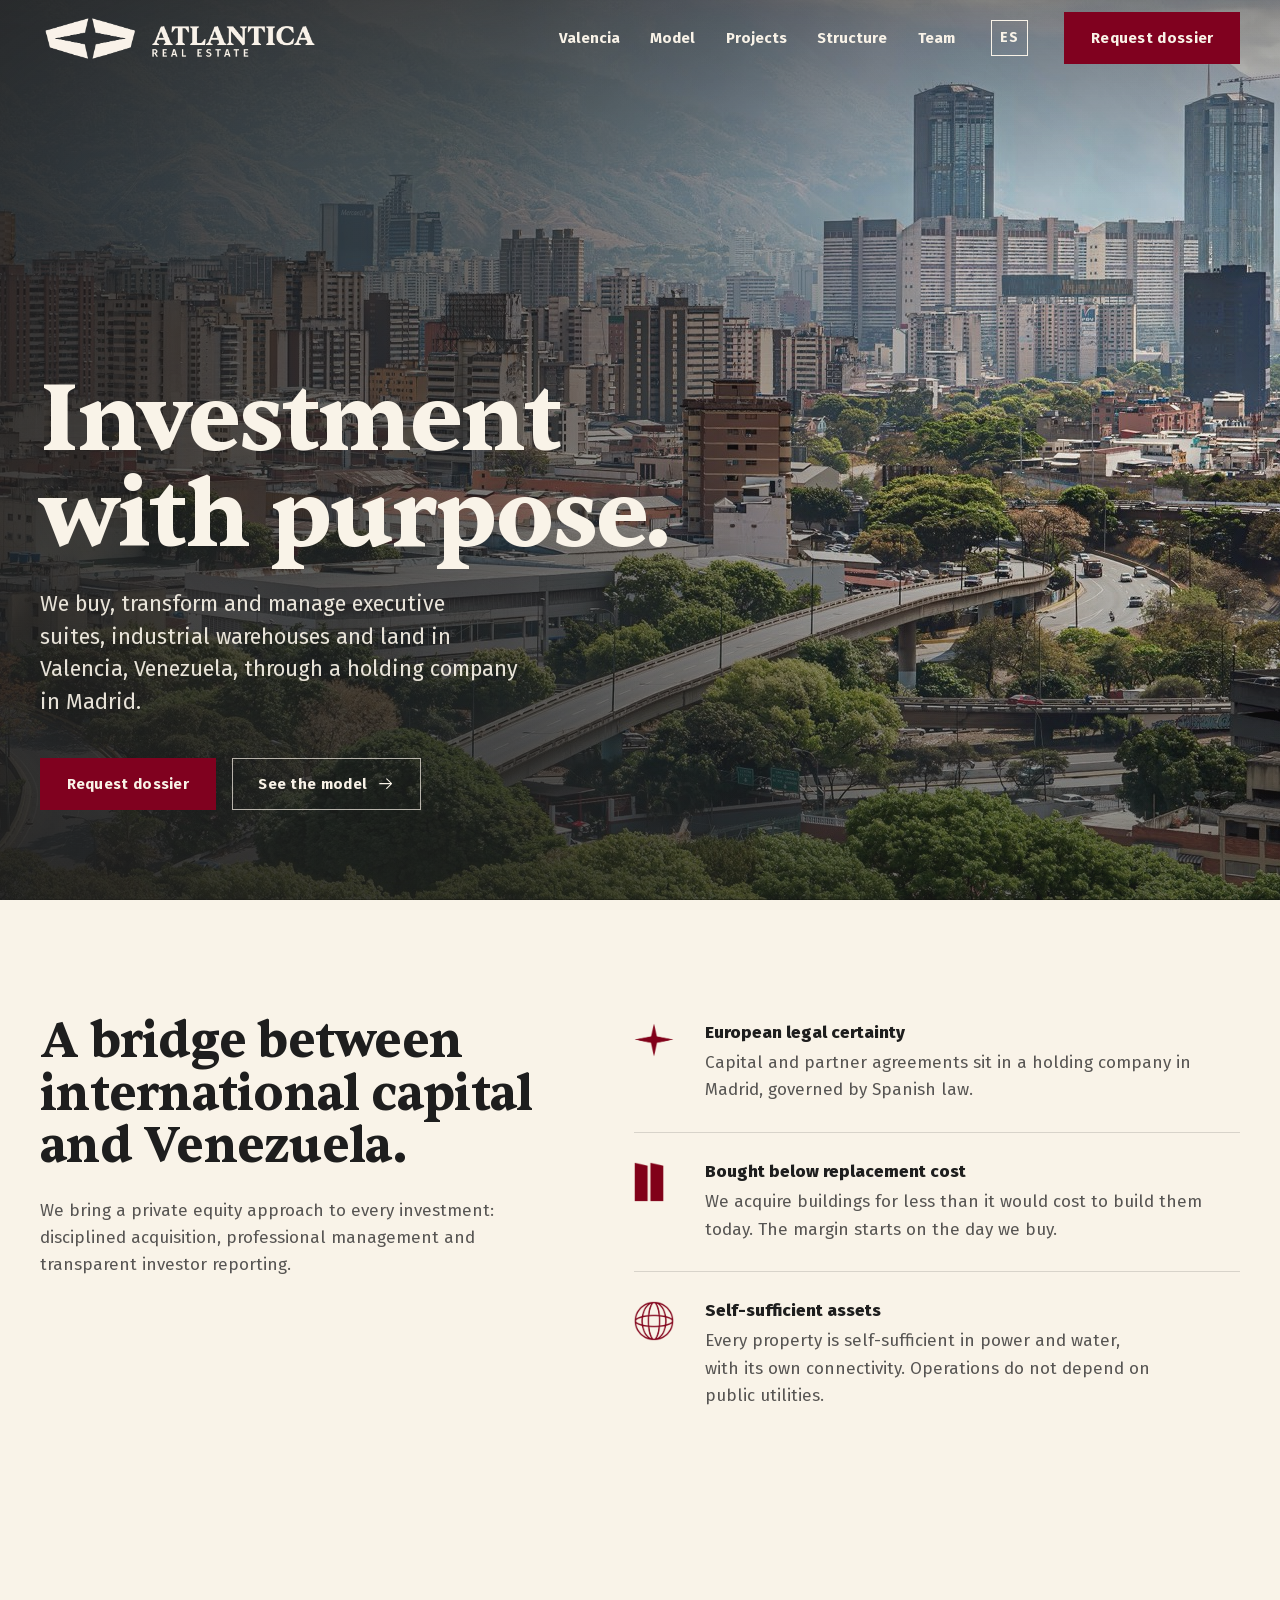
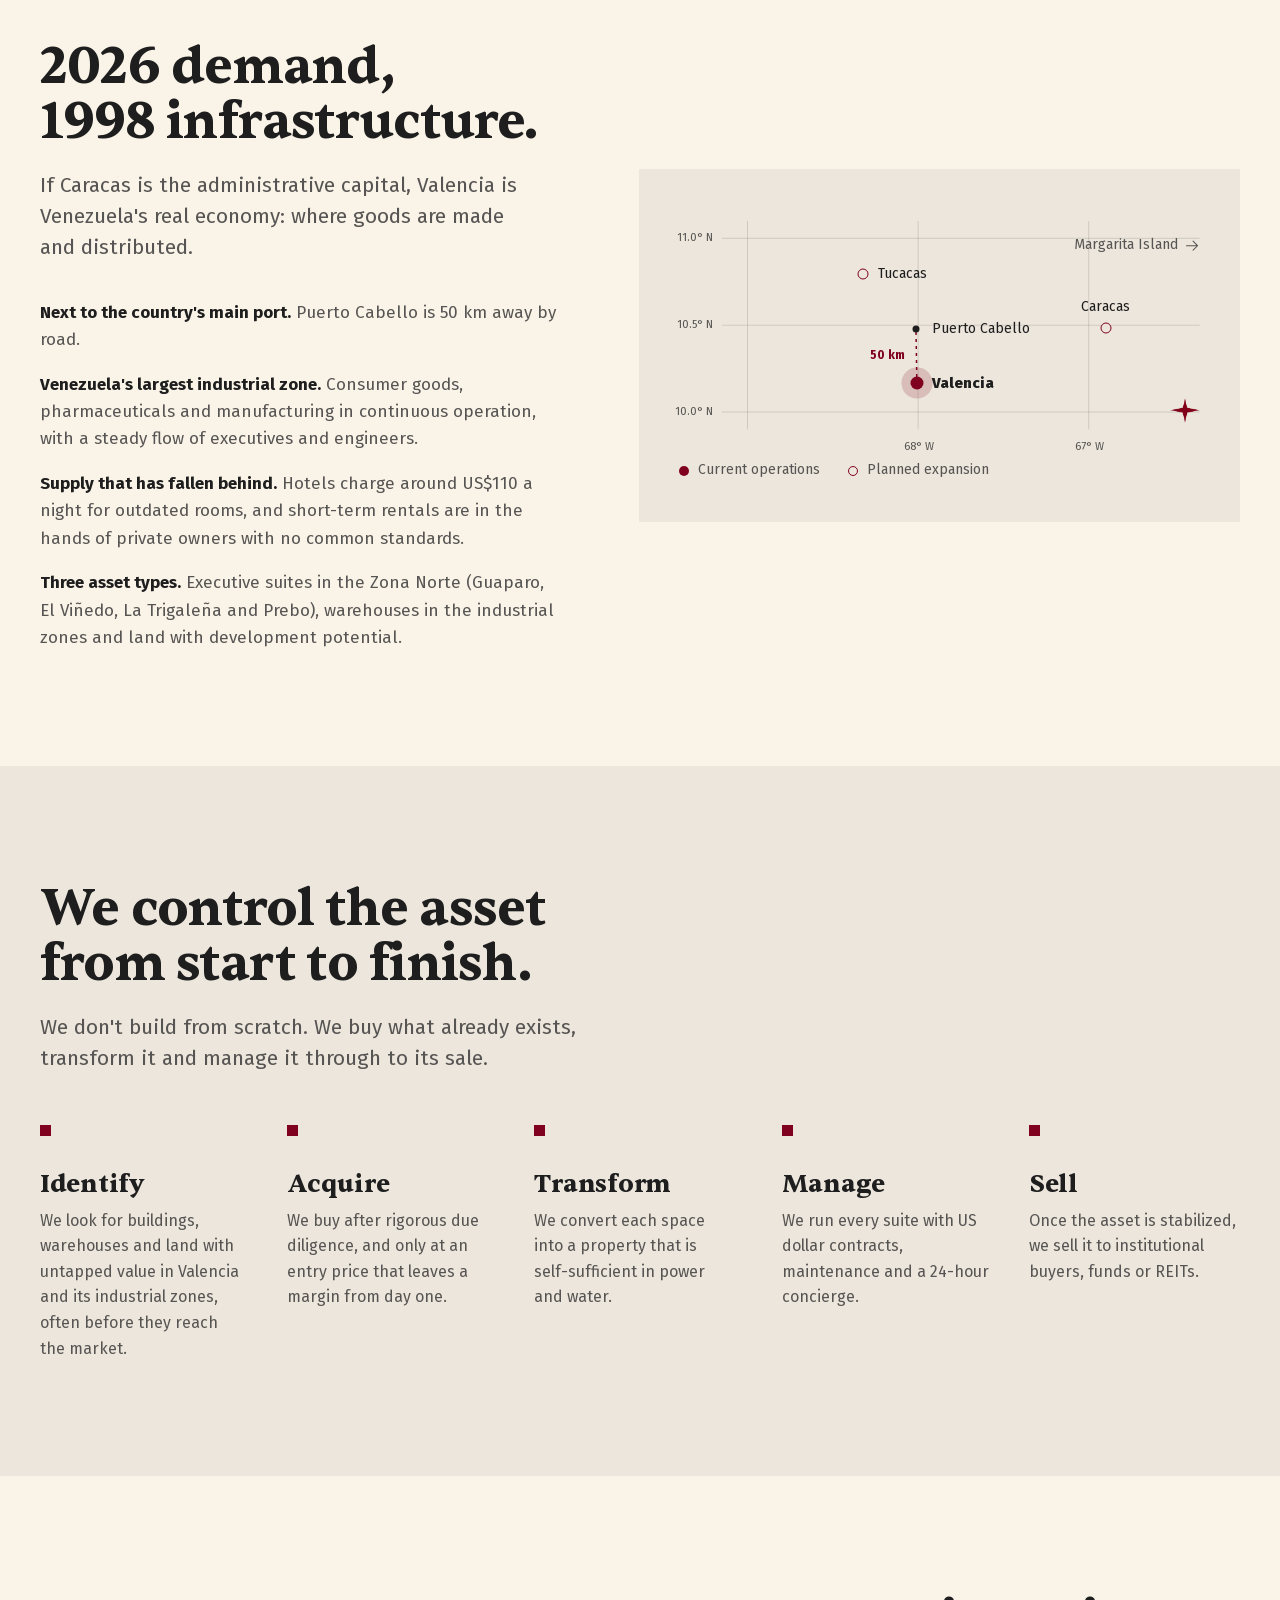
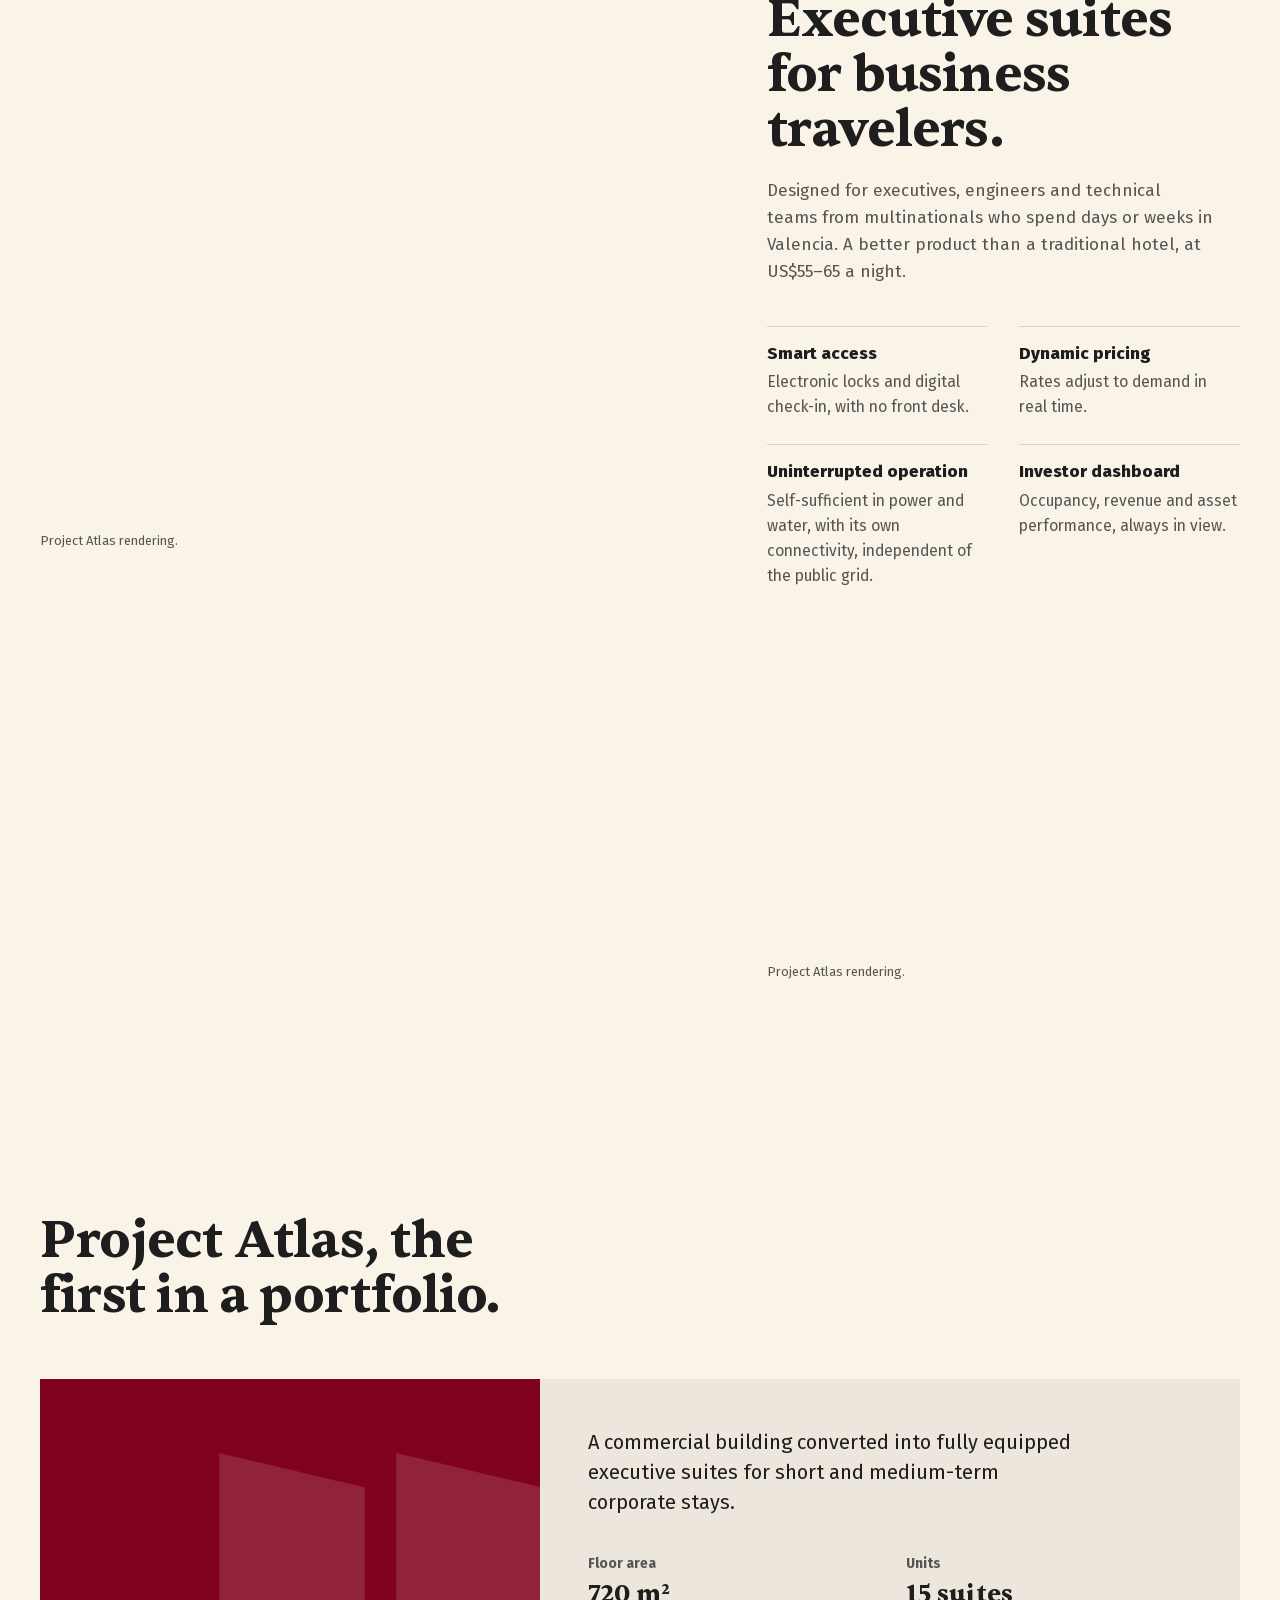
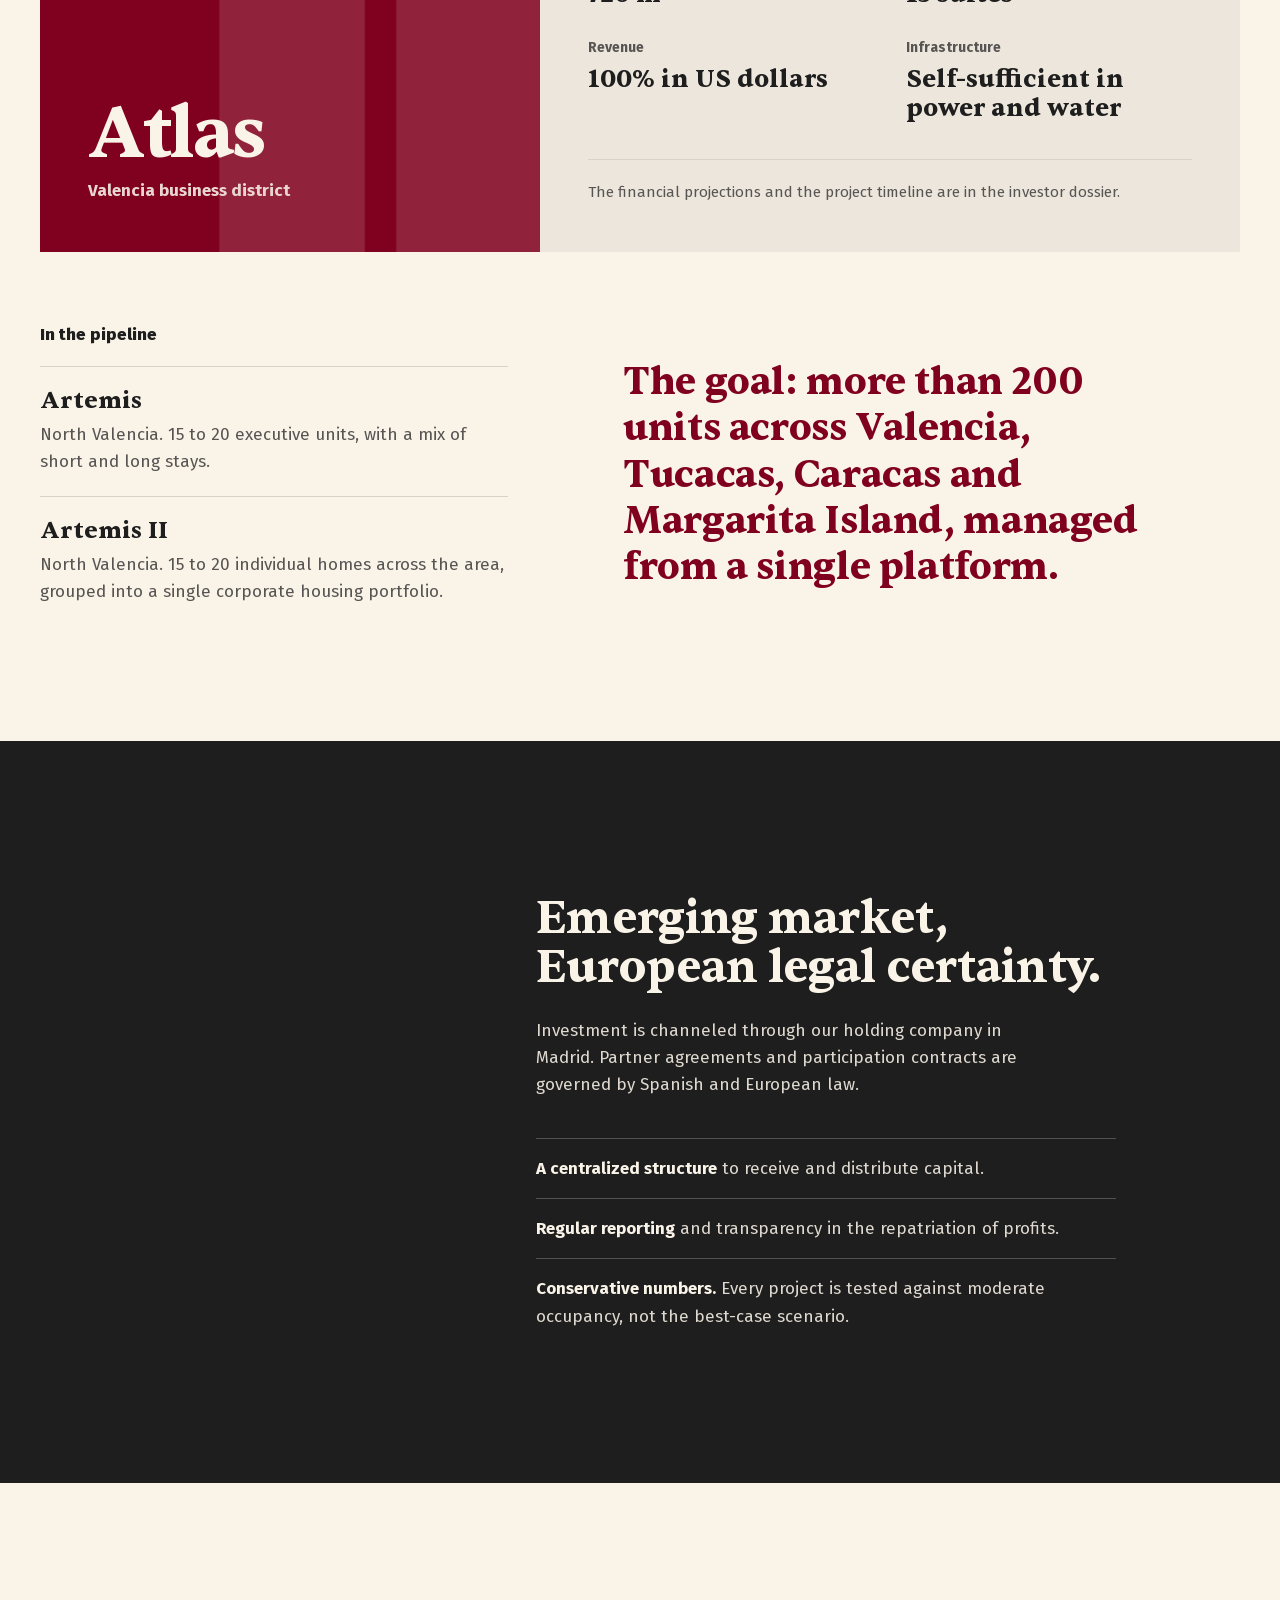
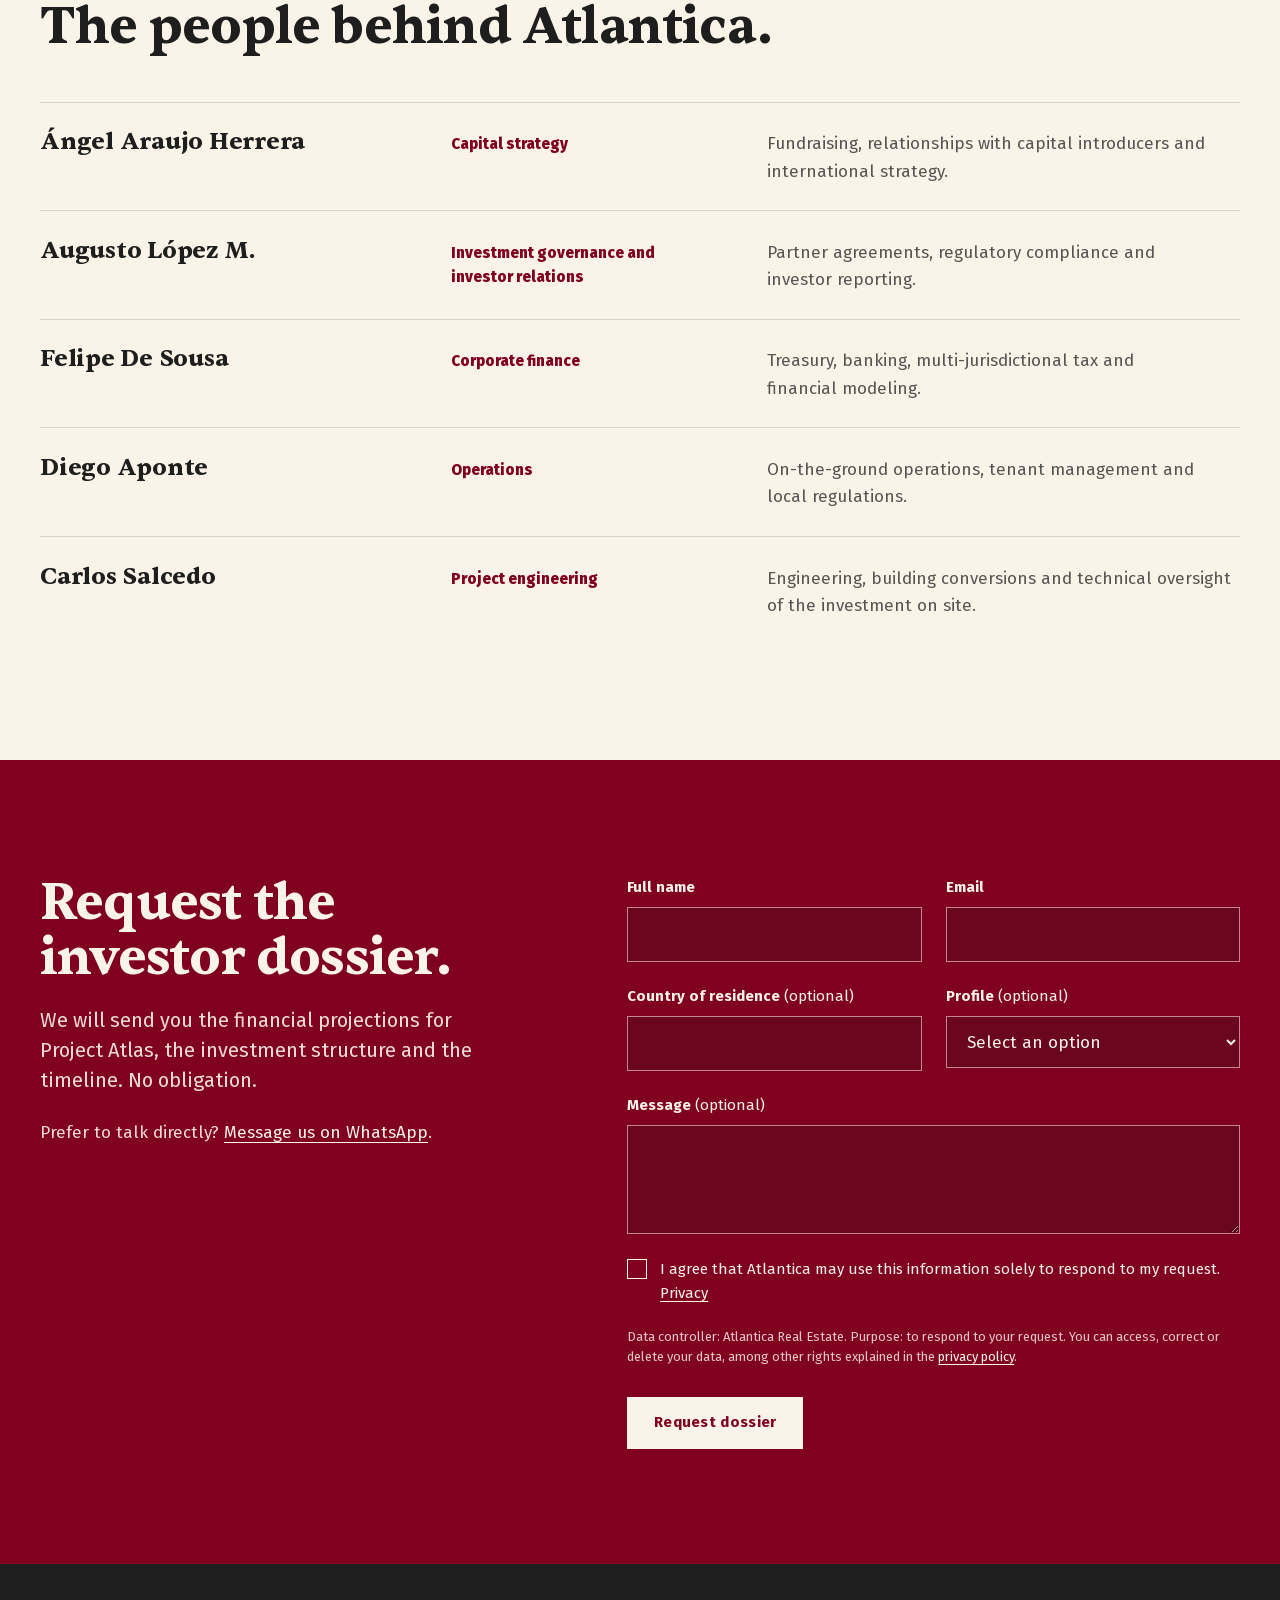
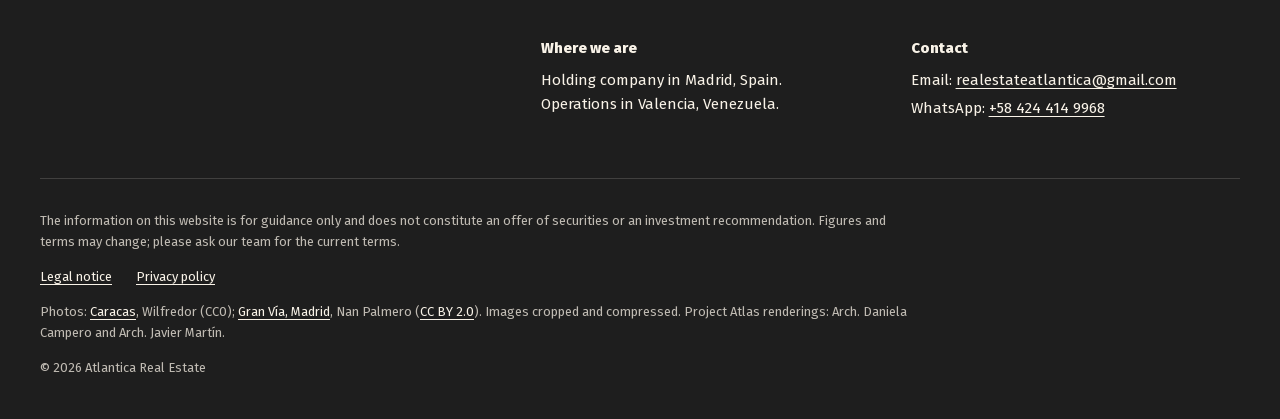
<file: index.html>
<!doctype html>
<html lang="en">
<head>
<meta charset="utf-8">
<meta name="viewport" content="width=device-width, initial-scale=1">
<meta http-equiv="Content-Security-Policy" content="default-src 'self'; script-src 'self' 'sha256-qOhFsq0QMV2REqNwk5hGH5bZE9SkX6gt6yeyKdYPv+U='; style-src 'self'; img-src 'self'; font-src 'self'; connect-src https://formsubmit.co; frame-src 'none'; object-src 'none'; base-uri 'self'; form-action https://formsubmit.co; upgrade-insecure-requests">
<meta name="referrer" content="strict-origin-when-cross-origin">
<title>Atlantica Real Estate | Real estate investment in Valencia, Venezuela</title>
<meta name="description" content="Executive suites, industrial warehouses and land in Valencia, Venezuela. US dollar real estate investment through a holding company in Madrid.">
<meta name="color-scheme" content="light dark">
<meta name="theme-color" content="#F9F3E8" media="(prefers-color-scheme: light)">
<meta name="theme-color" content="#1E1E1E" media="(prefers-color-scheme: dark)">
<meta property="og:type" content="website">
<meta property="og:locale" content="en_US">
<meta property="og:locale:alternate" content="es_ES">
<meta property="og:title" content="Atlantica Real Estate | Investment with purpose">
<meta property="og:description" content="Executive suites, warehouses and land in Valencia, Venezuela. US dollar investment with European legal certainty.">
<meta property="og:image" content="https://augustomlopezm.github.io/atlantica/assets/og-imagen.jpg">
<meta property="og:url" content="https://augustomlopezm.github.io/atlantica/">
<link rel="canonical" href="https://augustomlopezm.github.io/atlantica/">
<link rel="alternate" hreflang="es" href="https://augustomlopezm.github.io/atlantica/es/">
<link rel="alternate" hreflang="en" href="https://augustomlopezm.github.io/atlantica/">
<link rel="alternate" hreflang="x-default" href="https://augustomlopezm.github.io/atlantica/">
<link rel="icon" href="assets/favicon-32.png" sizes="32x32" type="image/png">
<link rel="apple-touch-icon" href="assets/apple-touch-icon.png">
<link rel="preload" href="assets/fuentes/sentient-700.woff2" as="font" type="font/woff2" crossorigin>
<link rel="preload" href="assets/fuentes/fira-sans-400.woff2" as="font" type="font/woff2" crossorigin>
<link rel="preload" as="image" href="assets/img/portada-caracas-movil.jpg" media="(max-width: 699px)" fetchpriority="high">
<link rel="preload" as="image" href="assets/img/portada-caracas-1600.jpg" imagesrcset="assets/img/portada-caracas-1600.jpg 1600w, assets/img/portada-caracas-2240.jpg 2240w" imagesizes="100vw" media="(min-width: 700px)" fetchpriority="high">
<link rel="stylesheet" href="css/estilos.css">
<script>document.documentElement.classList.add("js")</script>
<script src="js/main.js" defer></script>
</head>
<body>
<a class="saltar" href="#contenido">Skip to content</a>
<svg class="sprite" aria-hidden="true" focusable="false"><symbol id="i-flecha" viewBox="0 0 256 256" fill="currentColor"><path d="M221.66,133.66l-72,72a8,8,0,0,1-11.32-11.32L196.69,136H40a8,8,0,0,1,0-16H196.69L138.34,61.66a8,8,0,0,1,11.32-11.32l72,72A8,8,0,0,1,221.66,133.66Z"/></symbol><symbol id="i-menu" viewBox="0 0 256 256" fill="currentColor"><path d="M224,128a8,8,0,0,1-8,8H40a8,8,0,0,1,0-16H216A8,8,0,0,1,224,128ZM40,72H216a8,8,0,0,0,0-16H40a8,8,0,0,0,0,16ZM216,184H40a8,8,0,0,0,0,16H216a8,8,0,0,0,0-16Z"/></symbol><symbol id="i-cerrar" viewBox="0 0 256 256" fill="currentColor"><path d="M205.66,194.34a8,8,0,0,1-11.32,11.32L128,139.31,61.66,205.66a8,8,0,0,1-11.32-11.32L116.69,128,50.34,61.66A8,8,0,0,1,61.66,50.34L128,116.69l66.34-66.35a8,8,0,0,1,11.32,11.32L139.31,128Z"/></symbol></svg>

<header class="cabecera" data-estado="sobre-portada">
  <div class="contenedor cabecera__fila">
    <a class="cabecera__marca" href="#inicio" aria-label="Atlantica Real Estate, back to top">
      <picture><source media="(max-width: 359px)" srcset="assets/marca/isotipo-butter.png" width="76" height="36"><img class="logo logo--claro" src="assets/marca/logo-horizontal-butter.png" width="280" height="51" alt=""></picture>
      <picture><source media="(max-width: 359px)" srcset="assets/marca/isotipo-wine.png" width="76" height="36"><img class="logo logo--color" src="assets/marca/logo-horizontal-wine.png" width="280" height="51" alt=""></picture>
    </a>
    <nav class="nav" id="nav" aria-label="Main">
      <ul class="nav__enlaces">
        <li><a href="#valencia">Valencia</a></li>
        <li><a href="#modelo">Model</a></li>
        <li><a href="#proyectos">Projects</a></li>
        <li><a href="#estructura">Structure</a></li>
        <li><a href="#equipo">Team</a></li>
      </ul>
      <a class="nav__idioma" href="es/" hreflang="es" lang="es" aria-label="Versión en español">ES</a>
      <a class="boton boton--primario" href="#dossier">Request dossier</a>
    </nav>
    <button class="menu-boton" type="button" aria-controls="nav" aria-expanded="false">
      <svg class="icono icono--abrir" aria-hidden="true"><use href="#i-menu"/></svg>
      <svg class="icono icono--cerrar" aria-hidden="true"><use href="#i-cerrar"/></svg>
      <span class="solo-lector">Menu</span>
    </button>
  </div>
</header>

<main id="contenido">

  <section class="portada" id="inicio" aria-labelledby="portada-titulo">
    <picture>
      <source media="(max-width: 699px)" srcset="assets/img/portada-caracas-movil.jpg" width="905" height="1760">
      <img class="portada__foto" src="assets/img/portada-caracas-1600.jpg"
           srcset="assets/img/portada-caracas-1600.jpg 1600w, assets/img/portada-caracas-2240.jpg 2240w"
           sizes="100vw" width="2240" height="1260" fetchpriority="high"
           alt="Caracas, with El Ávila mountain in the background and the Parque Central towers.">
    </picture>
    <div class="contenedor portada__contenido">
      <h1 class="portada__titulo" id="portada-titulo">Investment with purpose.</h1>
      <p class="portada__texto">We buy, transform and manage executive suites, industrial warehouses and land in Valencia, Venezuela, through a holding company in Madrid.</p>
      <div class="portada__acciones">
        <a class="boton boton--primario" href="#dossier">Request dossier</a>
        <a class="boton boton--contorno-claro" href="#modelo">See the model <svg class="icono" aria-hidden="true"><use href="#i-flecha"/></svg></a>
      </div>
    </div>
  </section>

  <section class="seccion intro" aria-labelledby="intro-titulo">
    <div class="contenedor intro__rejilla">
      <div>
        <h2 class="intro__titulo" id="intro-titulo">A bridge between international capital and Venezuela.</h2>
        <p class="intro__texto">We bring a private equity approach to every investment: disciplined acquisition, professional management and transparent investor reporting.</p>
      </div>
      <ul class="pilares">
        <li>
          <picture class="pilares__icono"><source srcset="assets/marca/rosa-butter.png" media="(prefers-color-scheme: dark)"><img src="assets/marca/rosa-wine.png" width="40" height="34" alt=""></picture>
          <h3>European legal certainty</h3>
          <p>Capital and partner agreements sit in a holding company in Madrid, governed by Spanish law.</p>
        </li>
        <li>
          <picture class="pilares__icono"><source srcset="assets/marca/barras-butter.png" media="(prefers-color-scheme: dark)"><img src="assets/marca/barras-wine.png" width="30" height="40" alt=""></picture>
          <h3>Bought below replacement cost</h3>
          <p>We acquire buildings for less than it would cost to build them today. The margin starts on the day we buy.</p>
        </li>
        <li>
          <picture class="pilares__icono"><source srcset="assets/marca/globo-butter.png" media="(prefers-color-scheme: dark)"><img src="assets/marca/globo-wine.png" width="40" height="40" alt=""></picture>
          <h3>Self-sufficient assets</h3>
          <p>Every property is self-sufficient in power and water, with its own connectivity. Operations do not depend on public utilities.</p>
        </li>
      </ul>
    </div>
  </section>

  <section class="seccion valencia" id="valencia" aria-labelledby="valencia-titulo">
    <div class="contenedor valencia__rejilla">
      <div>
        <h2 id="valencia-titulo">2026 demand, 1998 infrastructure.</h2>
        <p class="entradilla">If Caracas is the administrative capital, Valencia is Venezuela's real economy: where goods are made and distributed.</p>
        <ul class="lista-datos">
          <li><strong>Next to the country's main port.</strong> Puerto Cabello is 50 km away by road.</li>
          <li><strong>Venezuela's largest industrial zone.</strong> Consumer goods, pharmaceuticals and manufacturing in continuous operation, with a steady flow of executives and engineers.</li>
          <li><strong>Supply that has fallen behind.</strong> Hotels charge around US$110 a night for outdated rooms, and short-term rentals are in the hands of private owners with no common standards.</li>
          <li><strong>Three asset types.</strong> Executive suites in the Zona Norte (Guaparo, El Viñedo, La Trigaleña and Prebo), warehouses in the industrial zones and land with development potential.</li>
        </ul>
      </div>
      <figure class="mapa" role="img" aria-label="Map of Venezuela. Valencia, where we operate today, is 50 kilometers by road from Puerto Cabello. Planned expansion includes Tucacas, Caracas and Margarita Island.">
        <div class="mapa__lienzo"><svg class="mapa__reticula" viewBox="0 0 314.4 137.0" preserveAspectRatio="none" aria-hidden="true" focusable="false"><line x1="0" y1="125.6" x2="314.4" y2="125.6"/><line x1="0" y1="68.5" x2="314.4" y2="68.5"/><line x1="0" y1="11.4" x2="314.4" y2="11.4"/><line x1="16.8" y1="0" x2="16.8" y2="137.0"/><line x1="129.1" y1="0" x2="129.1" y2="137.0"/><line x1="241.4" y1="0" x2="241.4" y2="137.0"/><line class="mapa__ruta" x1="128.3" y1="107.1" x2="127.7" y2="71.6"/></svg><span class="mapa__coord mp-1">10.0° N</span><span class="mapa__coord mp-2">10.5° N</span><span class="mapa__coord mp-3">11.0° N</span><span class="mapa__coord mapa__coord--lon mp-4">68° W</span><span class="mapa__coord mapa__coord--lon mp-5">67° W</span><span class="mapa__dato mp-6">50 km</span><span class="mapa__punto mapa__punto--actual mp-7"></span><span class="mapa__lugar mapa__lugar--der mapa__lugar--principal mp-7">Valencia</span><span class="mapa__punto mapa__punto--puerto mp-8"></span><span class="mapa__lugar mapa__lugar--der mp-8">Puerto Cabello</span><span class="mapa__punto mapa__punto--prevista mp-9"></span><span class="mapa__lugar mapa__lugar--arriba mp-9">Caracas</span><span class="mapa__punto mapa__punto--prevista mp-10"></span><span class="mapa__lugar mapa__lugar--der mp-10">Tucacas</span><span class="mapa__lugar mapa__lugar--borde mp-11">Margarita Island <svg class="icono" aria-hidden="true"><use href="#i-flecha"/></svg></span><picture class="mapa__rosa"><source srcset="assets/marca/rosa-butter.png" media="(prefers-color-scheme: dark)"><img src="assets/marca/rosa-wine.png" width="30" height="25" alt=""></picture></div>
        <figcaption class="mapa__leyenda" aria-hidden="true">
          <span class="leyenda leyenda--actual">Current operations</span>
          <span class="leyenda leyenda--prevista">Planned expansion</span>
        </figcaption>
      </figure>
    </div>
  </section>

  <section class="seccion modelo" id="modelo" aria-labelledby="modelo-titulo">
    <div class="contenedor">
      <h2 id="modelo-titulo">We control the asset from start to finish.</h2>
      <p class="entradilla">We don't build from scratch. We buy what already exists, transform it and manage it through to its sale.</p>
      <ol class="cadena" data-cadena>
        <li><h3>Identify</h3><p>We look for buildings, warehouses and land with untapped value in Valencia and its industrial zones, often before they reach the market.</p></li>
        <li><h3>Acquire</h3><p>We buy after rigorous due diligence, and only at an entry price that leaves a margin from day one.</p></li>
        <li><h3>Transform</h3><p>We convert each space into a property that is self-sufficient in power and water.</p></li>
        <li><h3>Manage</h3><p>We run every suite with US dollar contracts, maintenance and a 24-hour concierge.</p></li>
        <li><h3>Sell</h3><p>Once the asset is stabilized, we sell it to institutional buyers, funds or REITs.</p></li>
      </ol>
    </div>
  </section>

  <section class="seccion suites" id="suites" aria-labelledby="suites-titulo">
    <div class="contenedor suites__rejilla">
      <figure class="foto suites__principal">
        <img src="assets/img/suite-atlas-1600.jpg" srcset="assets/img/suite-atlas-960.jpg 960w, assets/img/suite-atlas-1600.jpg 1600w"
             sizes="(min-width: 1000px) 56vw, 100vw" width="1600" height="1081" loading="lazy" decoding="async"
             alt="Rendering of a Project Atlas suite: double bed, round dining table and open kitchen, with warm indirect lighting.">
        <figcaption>Project Atlas rendering.</figcaption>
      </figure>
      <div class="suites__texto">
        <h2 id="suites-titulo">Executive suites for business travelers.</h2>
        <p>Designed for executives, engineers and technical teams from multinationals who spend days or weeks in Valencia. A better product than a traditional hotel, at <span class="sin-corte">US$55–65</span> a night.</p>
        <ul class="prestaciones">
          <li><h3>Smart access</h3><p>Electronic locks and digital check-in, with no front desk.</p></li>
          <li><h3>Dynamic pricing</h3><p>Rates adjust to demand in real time.</p></li>
          <li><h3>Uninterrupted operation</h3><p>Self-sufficient in power and water, with its own connectivity, independent of the public grid.</p></li>
          <li><h3>Investor dashboard</h3><p>Occupancy, revenue and asset performance, always in view.</p></li>
        </ul>
        <figure class="foto suites__secundaria">
          <img src="assets/img/dormitorio-atlas.jpg" width="1234" height="845" loading="lazy" decoding="async"
               alt="Rendering of a Project Atlas bedroom with floor-to-ceiling curtains and indirect lighting behind the headboard.">
          <figcaption>Project Atlas rendering.</figcaption>
        </figure>
      </div>
    </div>
  </section>

  <section class="seccion proyectos" id="proyectos" aria-labelledby="proyectos-titulo">
    <div class="contenedor">
      <h2 id="proyectos-titulo">Project Atlas, the first in a portfolio.</h2>
      <div class="atlas">
        <div class="atlas__panel">
          <img class="atlas__barras" src="assets/marca/barras-butter-grande.png" width="450" height="600" alt="">
          <p class="atlas__nombre">Atlas</p>
          <p class="atlas__lugar">Valencia business district</p>
        </div>
        <div class="atlas__ficha">
          <p class="atlas__resumen">A commercial building converted into fully equipped executive suites for short and medium-term corporate stays.</p>
          <dl class="ficha">
            <div><dt>Floor area</dt><dd>720 m²</dd></div>
            <div><dt>Units</dt><dd>15 suites</dd></div>
            <div><dt>Revenue</dt><dd>100% in US dollars</dd></div>
            <div><dt>Infrastructure</dt><dd>Self-sufficient in power and water</dd></div>
          </dl>
          <p class="atlas__nota">The financial projections and the project timeline are in the investor dossier.</p>
        </div>
      </div>
      <div class="cartera">
        <div>
          <h3 class="cartera__titulo">In the pipeline</h3>
          <ul class="cartera__lista">
            <li><p class="cartera__nombre">Artemis</p><p>North Valencia. 15 to 20 executive units, with a mix of short and long stays.</p></li>
            <li><p class="cartera__nombre">Artemis II</p><p>North Valencia. 15 to 20 individual homes across the area, grouped into a single corporate housing portfolio.</p></li>
          </ul>
        </div>
        <p class="cartera__vision">The goal: more than 200 units across Valencia, Tucacas, Caracas and Margarita Island, managed from a single platform.</p>
      </div>
    </div>
  </section>

  <section class="banda" id="estructura" aria-labelledby="estructura-titulo">
    <img class="banda__foto" src="assets/img/madrid-2000.jpg" srcset="assets/img/madrid-1000.jpg 1000w, assets/img/madrid-2000.jpg 2000w"
         sizes="100vw" width="2000" height="1333" loading="lazy" decoding="async"
         alt="Madrid's Gran Vía at dusk, with the Metrópolis and Telefónica buildings.">
    <div class="contenedor banda__contenido">
      <h2 id="estructura-titulo">Emerging market, European legal certainty.</h2>
      <p>Investment is channeled through our holding company in Madrid. Partner agreements and participation contracts are governed by Spanish and European law.</p>
      <ul class="garantias">
        <li><strong>A centralized structure</strong> to receive and distribute capital.</li>
        <li><strong>Regular reporting</strong> and transparency in the repatriation of profits.</li>
        <li><strong>Conservative numbers.</strong> Every project is tested against moderate occupancy, not the best-case scenario.</li>
      </ul>
    </div>
  </section>

  <section class="seccion equipo" id="equipo" aria-labelledby="equipo-titulo">
    <div class="contenedor">
      <h2 id="equipo-titulo">The people behind Atlantica.</h2>
      <ul class="equipo__lista">
        <li><h3>Ángel Araujo Herrera</h3><p class="rol">Capital strategy</p><p>Fundraising, relationships with capital introducers and international strategy.</p></li>
        <li><h3>Augusto López M.</h3><p class="rol">Investment governance and investor relations</p><p>Partner agreements, regulatory compliance and investor reporting.</p></li>
        <li><h3>Felipe De Sousa</h3><p class="rol">Corporate finance</p><p>Treasury, banking, multi-jurisdictional tax and financial modeling.</p></li>
        <li><h3>Diego Aponte</h3><p class="rol">Operations</p><p>On-the-ground operations, tenant management and local regulations.</p></li>
        <li><h3>Carlos Salcedo</h3><p class="rol">Project engineering</p><p>Engineering, building conversions and technical oversight of the investment on site.</p></li>
      </ul>
    </div>
  </section>

  <section class="dossier" id="dossier" aria-labelledby="dossier-titulo">
    <div class="contenedor dossier__rejilla">
      <div>
        <h2 id="dossier-titulo">Request the investor dossier.</h2>
        <p class="dossier__texto">We will send you the financial projections for Project Atlas, the investment structure and the timeline. No obligation.</p>
        <p class="dossier__alternativa">Prefer to talk directly? <a data-whatsapp href="https://wa.me/584244149968?text=Hello%2C%20I%20would%20like%20to%20receive%20information%20about%20Atlantica%20Real%20Estate." target="_blank" rel="noopener">Message us on WhatsApp</a>.</p>
      </div>
      <form class="formulario" data-formulario action="https://formsubmit.co/realestateatlantica@gmail.com" method="POST">
        <input type="hidden" name="_subject" value="Nueva solicitud de dossier (web en inglés)">
        <input type="hidden" name="_template" value="table">
        <div class="trampa" aria-hidden="true"><label for="f-web">Leave this field empty</label><input id="f-web" type="text" name="_honey" tabindex="-1" autocomplete="off"></div>
        <div class="campo">
          <label for="f-nombre">Full name</label>
          <input id="f-nombre" name="nombre" autocomplete="name" required aria-describedby="e-nombre">
          <p class="campo__error" id="e-nombre" hidden></p>
        </div>
        <div class="campo">
          <label for="f-correo">Email</label>
          <input id="f-correo" name="email" type="email" autocomplete="email" required aria-describedby="e-correo">
          <p class="campo__error" id="e-correo" hidden></p>
        </div>
        <div class="campo">
          <label for="f-pais">Country of residence <span class="campo__opcional">(optional)</span></label>
          <input id="f-pais" name="pais" autocomplete="country-name">
        </div>
        <div class="campo">
          <label for="f-perfil">Profile <span class="campo__opcional">(optional)</span></label>
          <select id="f-perfil" name="perfil">
            <option value="">Select an option</option>
            <option>Private investor</option>
            <option>Family office</option>
            <option>Institutional investor</option>
            <option>Other</option>
          </select>
        </div>
        <div class="campo campo--ancho">
          <label for="f-mensaje">Message <span class="campo__opcional">(optional)</span></label>
          <textarea id="f-mensaje" name="mensaje" rows="3"></textarea>
        </div>
        <div class="campo campo--ancho campo--casilla">
          <input id="f-privacidad" name="privacidad" type="checkbox" required aria-describedby="e-privacidad">
          <label for="f-privacidad">I agree that Atlantica may use this information solely to respond to my request. <a href="privacy.html">Privacy</a></label>
          <p class="campo__error" id="e-privacidad" hidden></p>
        </div>
        <p class="campo--ancho formulario__info">Data controller: Atlantica Real Estate. Purpose: to respond to your request. You can access, correct or delete your data, among other rights explained in the <a href="privacy.html">privacy policy</a>.</p>
        <div class="campo--ancho formulario__pie">
          <button class="boton boton--claro" type="submit">Request dossier</button>
          <p class="formulario__estado" role="status" aria-live="polite"></p>
        </div>
      </form>
    </div>
  </section>

</main>

<footer class="pie">
  <div class="contenedor pie__rejilla">
    <img class="pie__logo" src="assets/marca/logo-principal-butter.png" width="180" height="86" alt="Atlantica Real Estate" loading="lazy">
    <div>
      <p class="pie__titulo">Where we are</p>
      <p>Holding company in Madrid, Spain.<br>Operations in Valencia, Venezuela.</p>
    </div>
    <div>
      <p class="pie__titulo">Contact</p>
      <p>Email: <a data-correo href="mailto:realestateatlantica@gmail.com">realestateatlantica@gmail.com</a></p>
      <p>WhatsApp: <a data-whatsapp href="https://wa.me/584244149968?text=Hello%2C%20I%20would%20like%20to%20receive%20information%20about%20Atlantica%20Real%20Estate." target="_blank" rel="noopener">+58 424 414 9968</a></p>
    </div>
  </div>
  <div class="contenedor pie__legal" id="pie-legal">
    <p>The information on this website is for guidance only and does not constitute an offer of securities or an investment recommendation. Figures and terms may change; please ask our team for the current terms.</p>
    <p class="pie__enlaces"><a href="legal-notice.html">Legal notice</a><a href="privacy.html">Privacy policy</a></p>
    <p>Photos: <a href="https://commons.wikimedia.org/wiki/File:Panoramic_View_of_Caracas_from_Militar_Hospital.jpg">Caracas</a>, Wilfredor (CC0); <a href="https://commons.wikimedia.org/w/index.php?curid=131073829">Gran Vía, Madrid</a>, Nan Palmero (<a href="https://creativecommons.org/licenses/by/2.0/">CC BY 2.0</a>). Images cropped and compressed. Project Atlas renderings: Arch. Daniela Campero and Arch. Javier Martín.</p>
    <p>© 2026 Atlantica Real Estate</p>
  </div>
</footer>
</body>
</html>
</file>
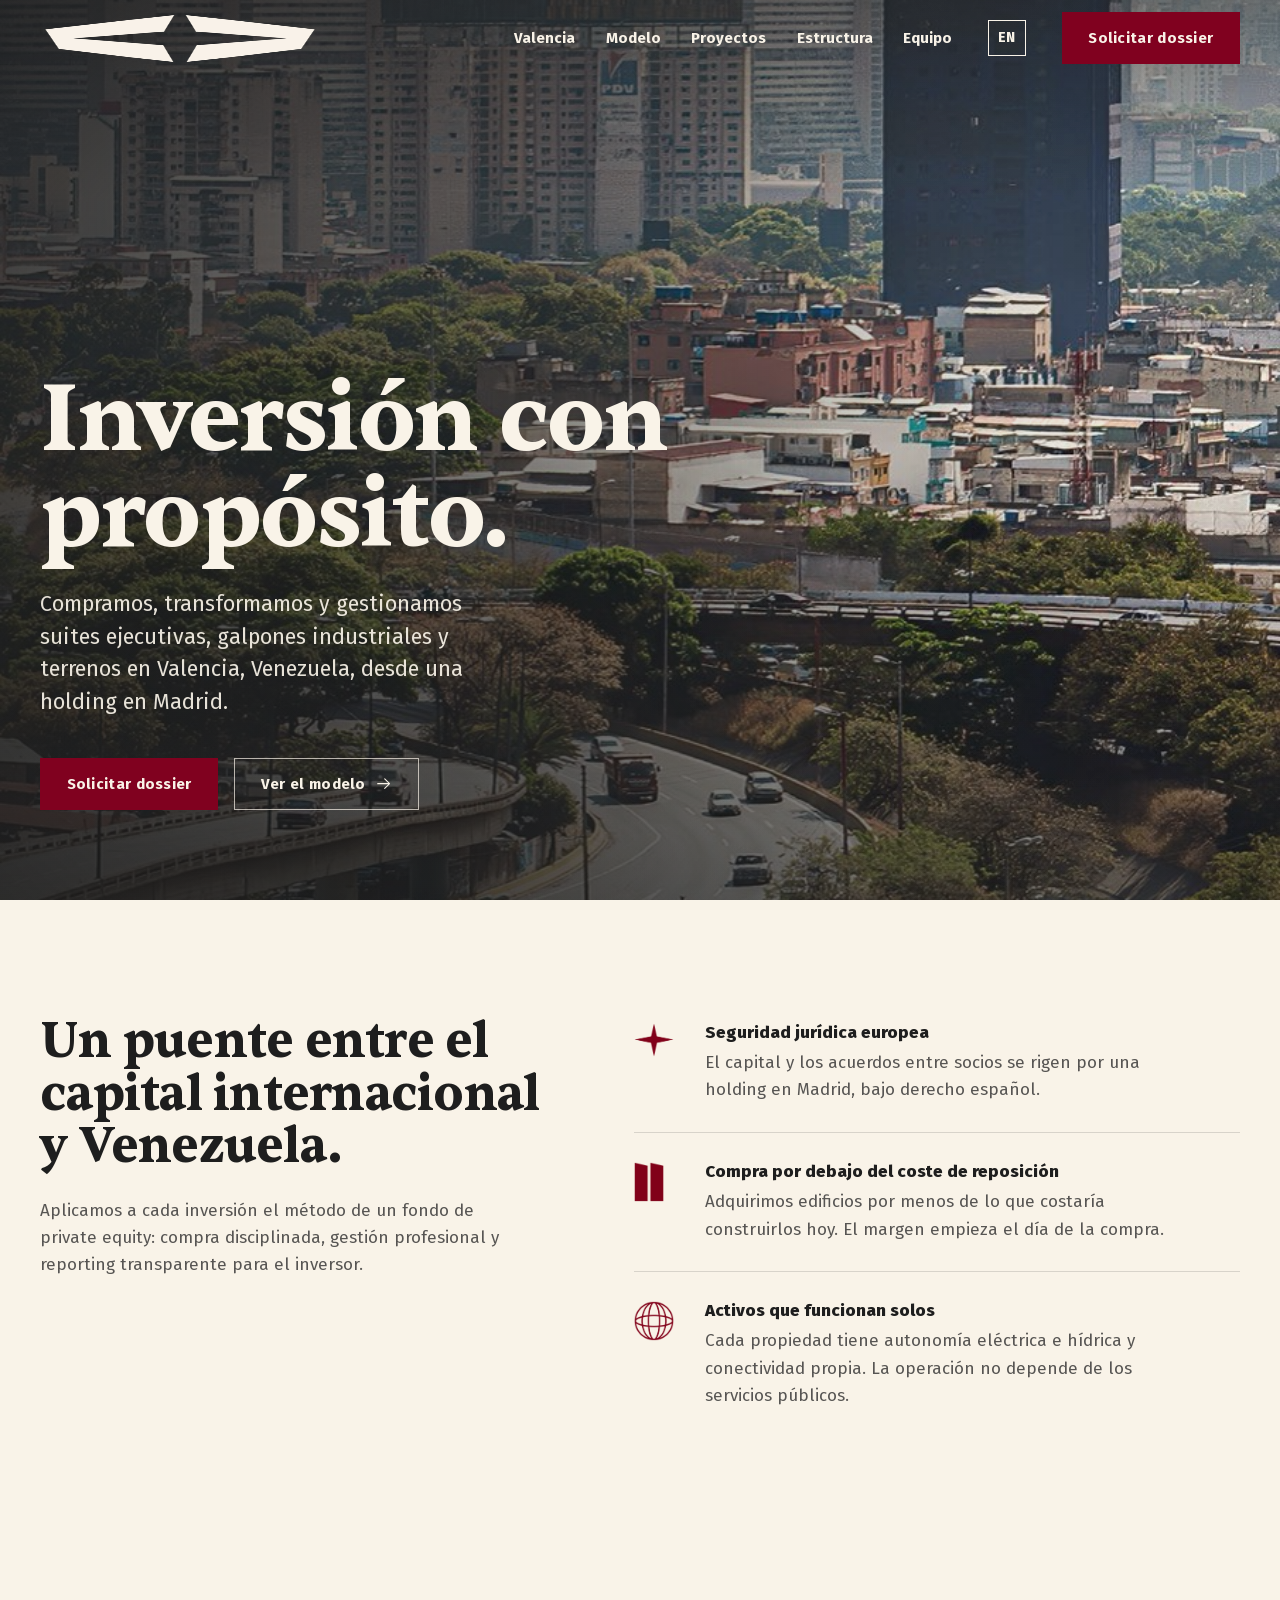
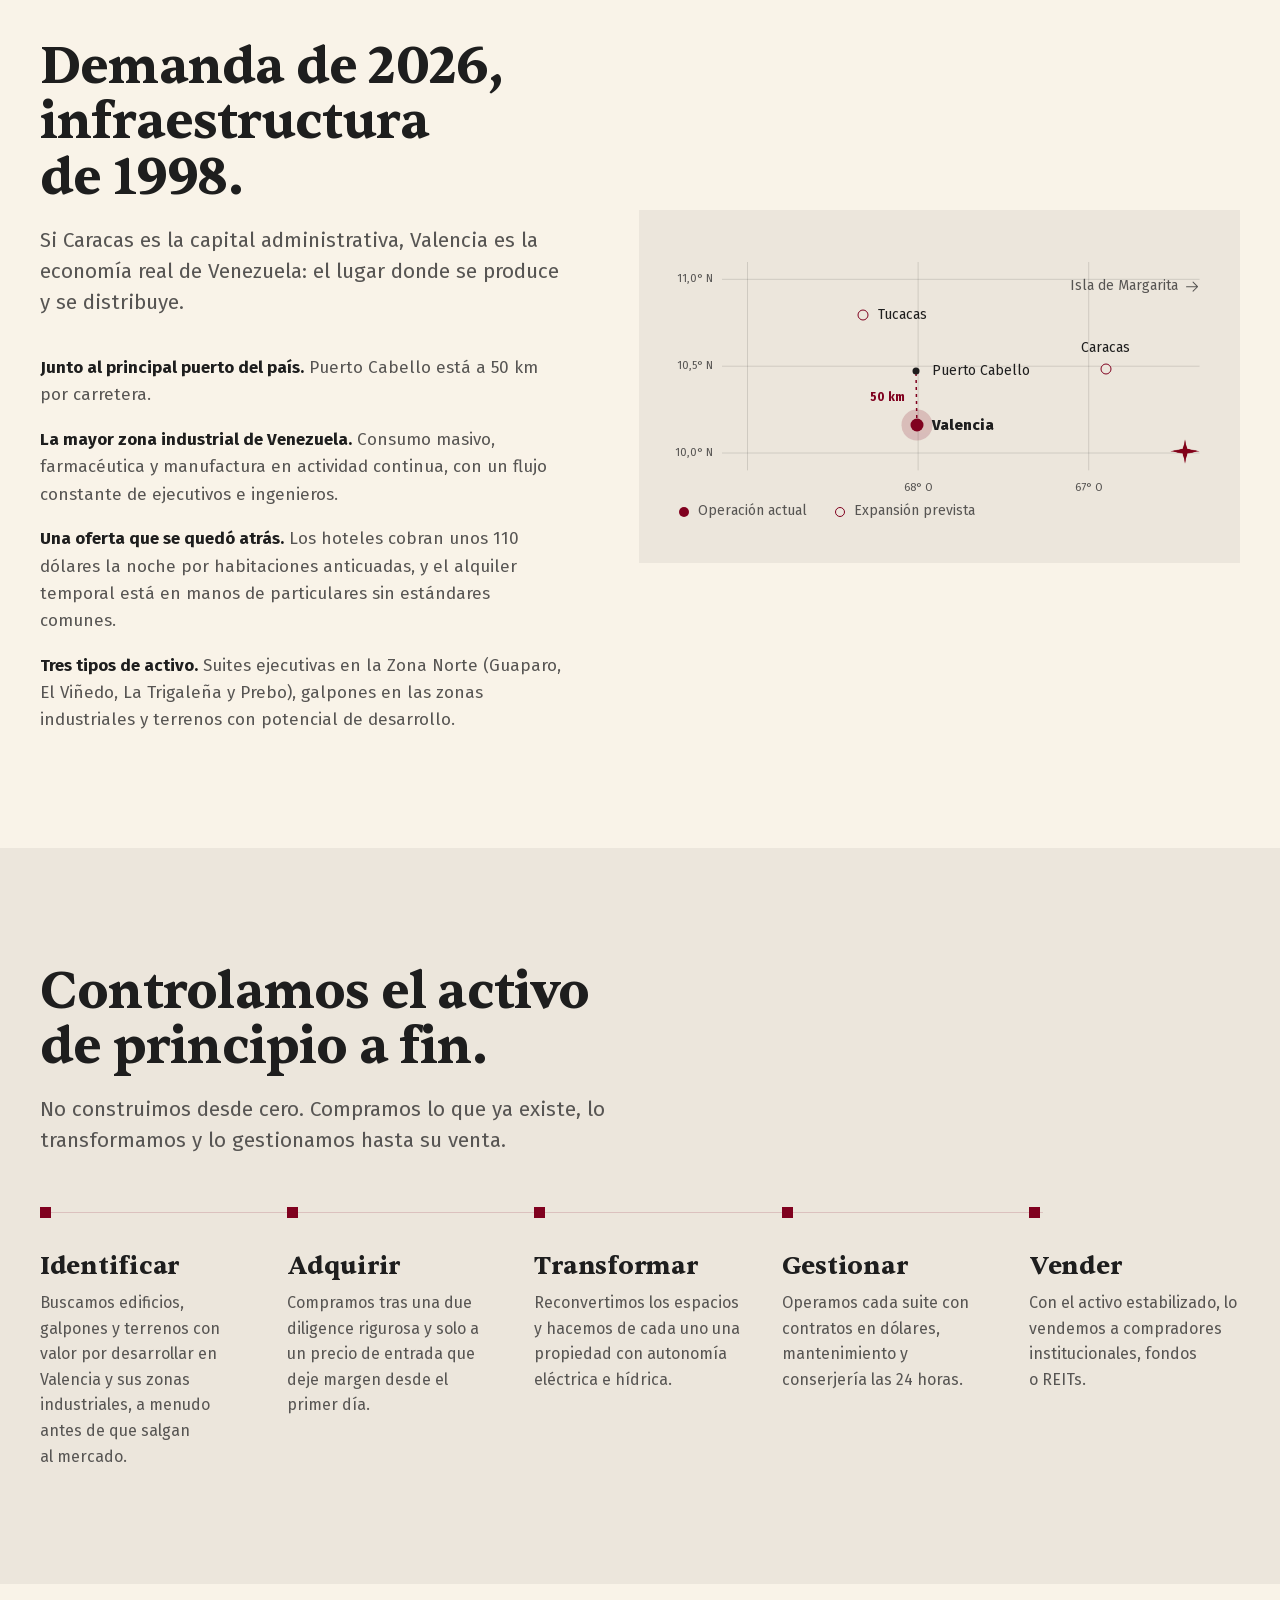
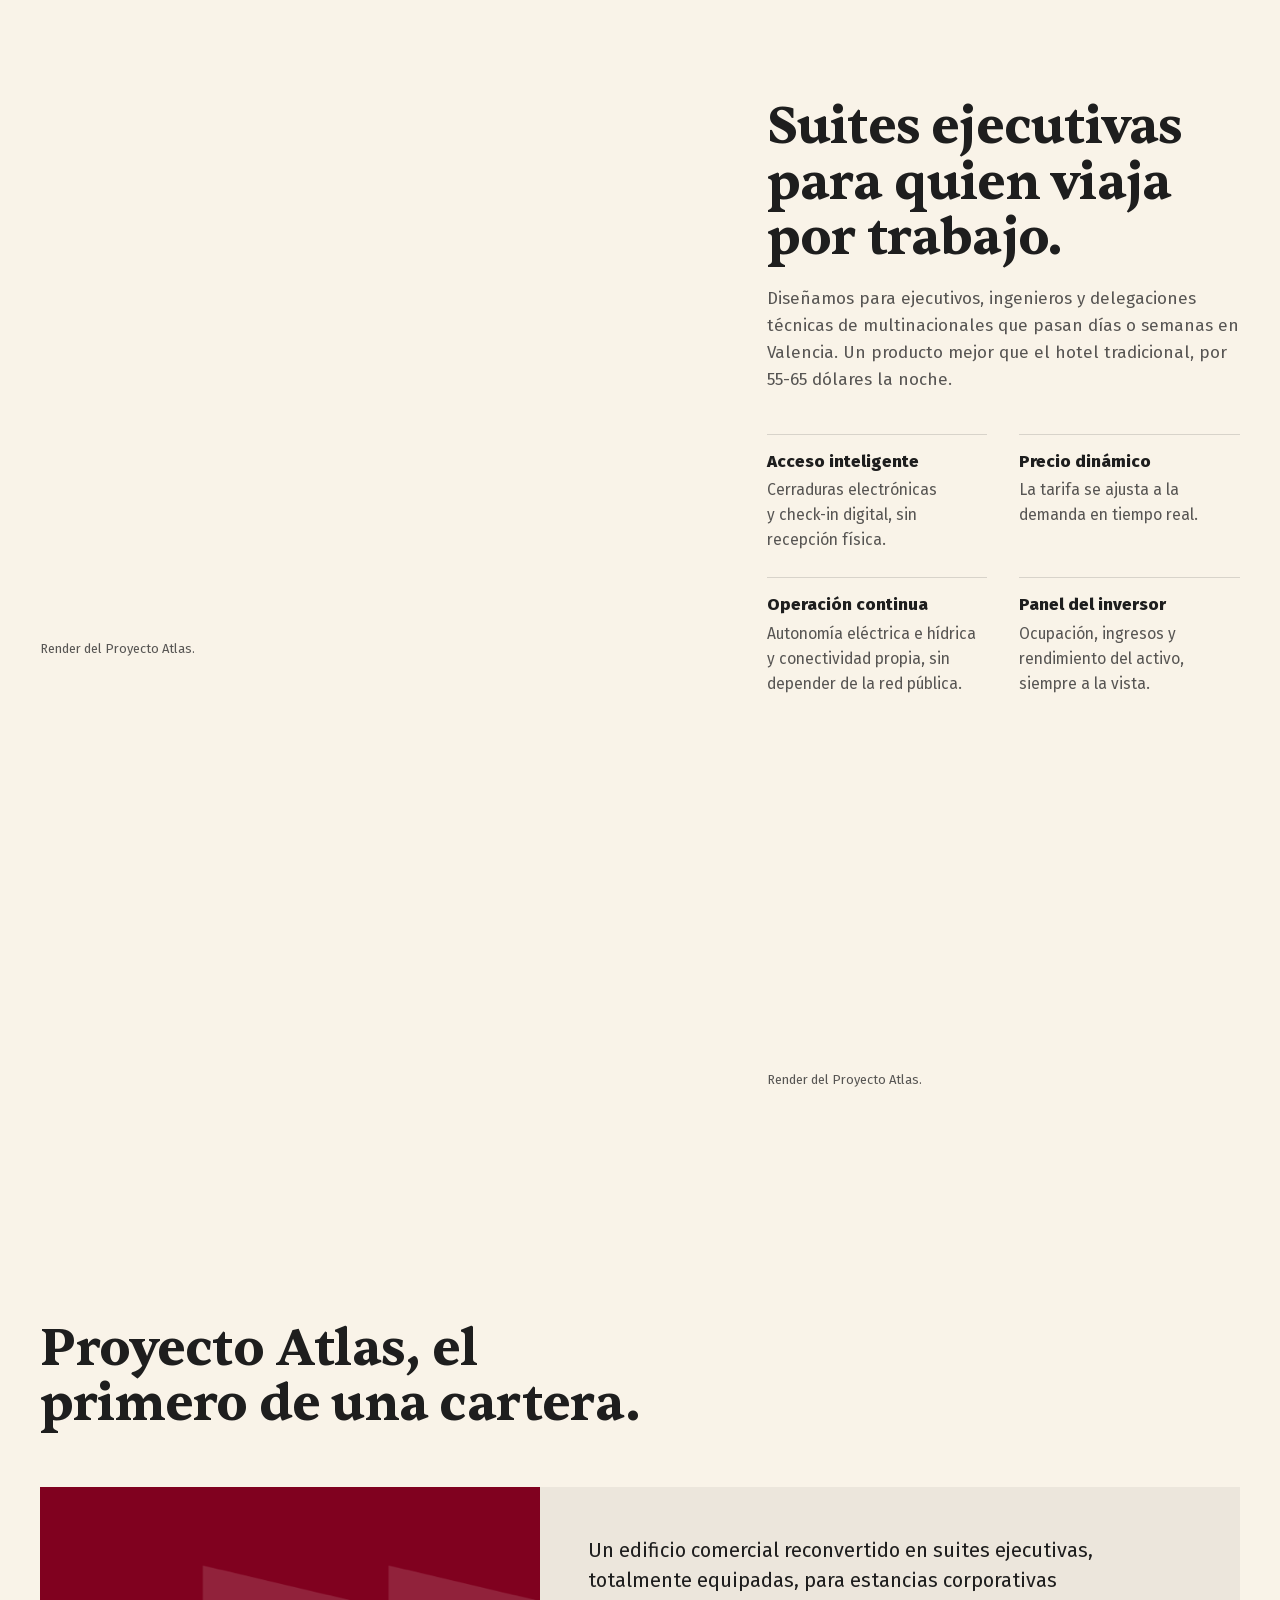
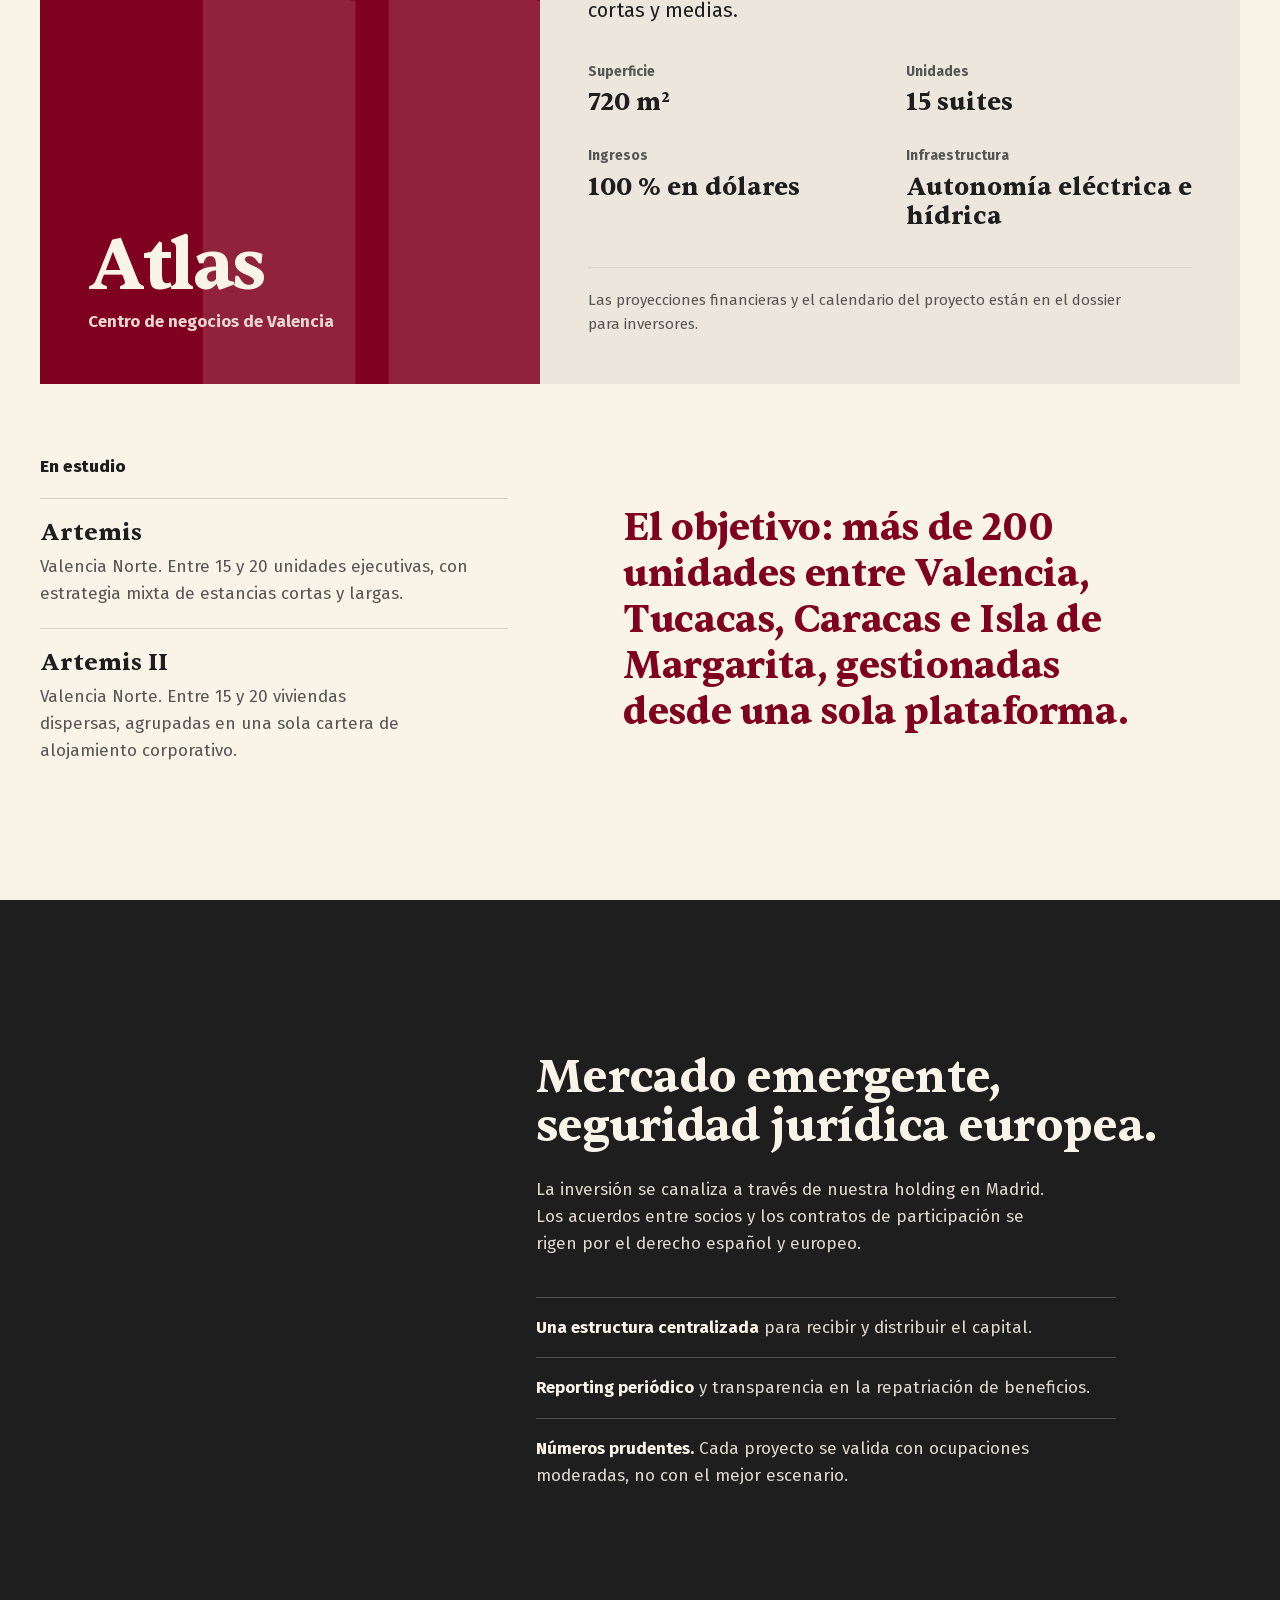
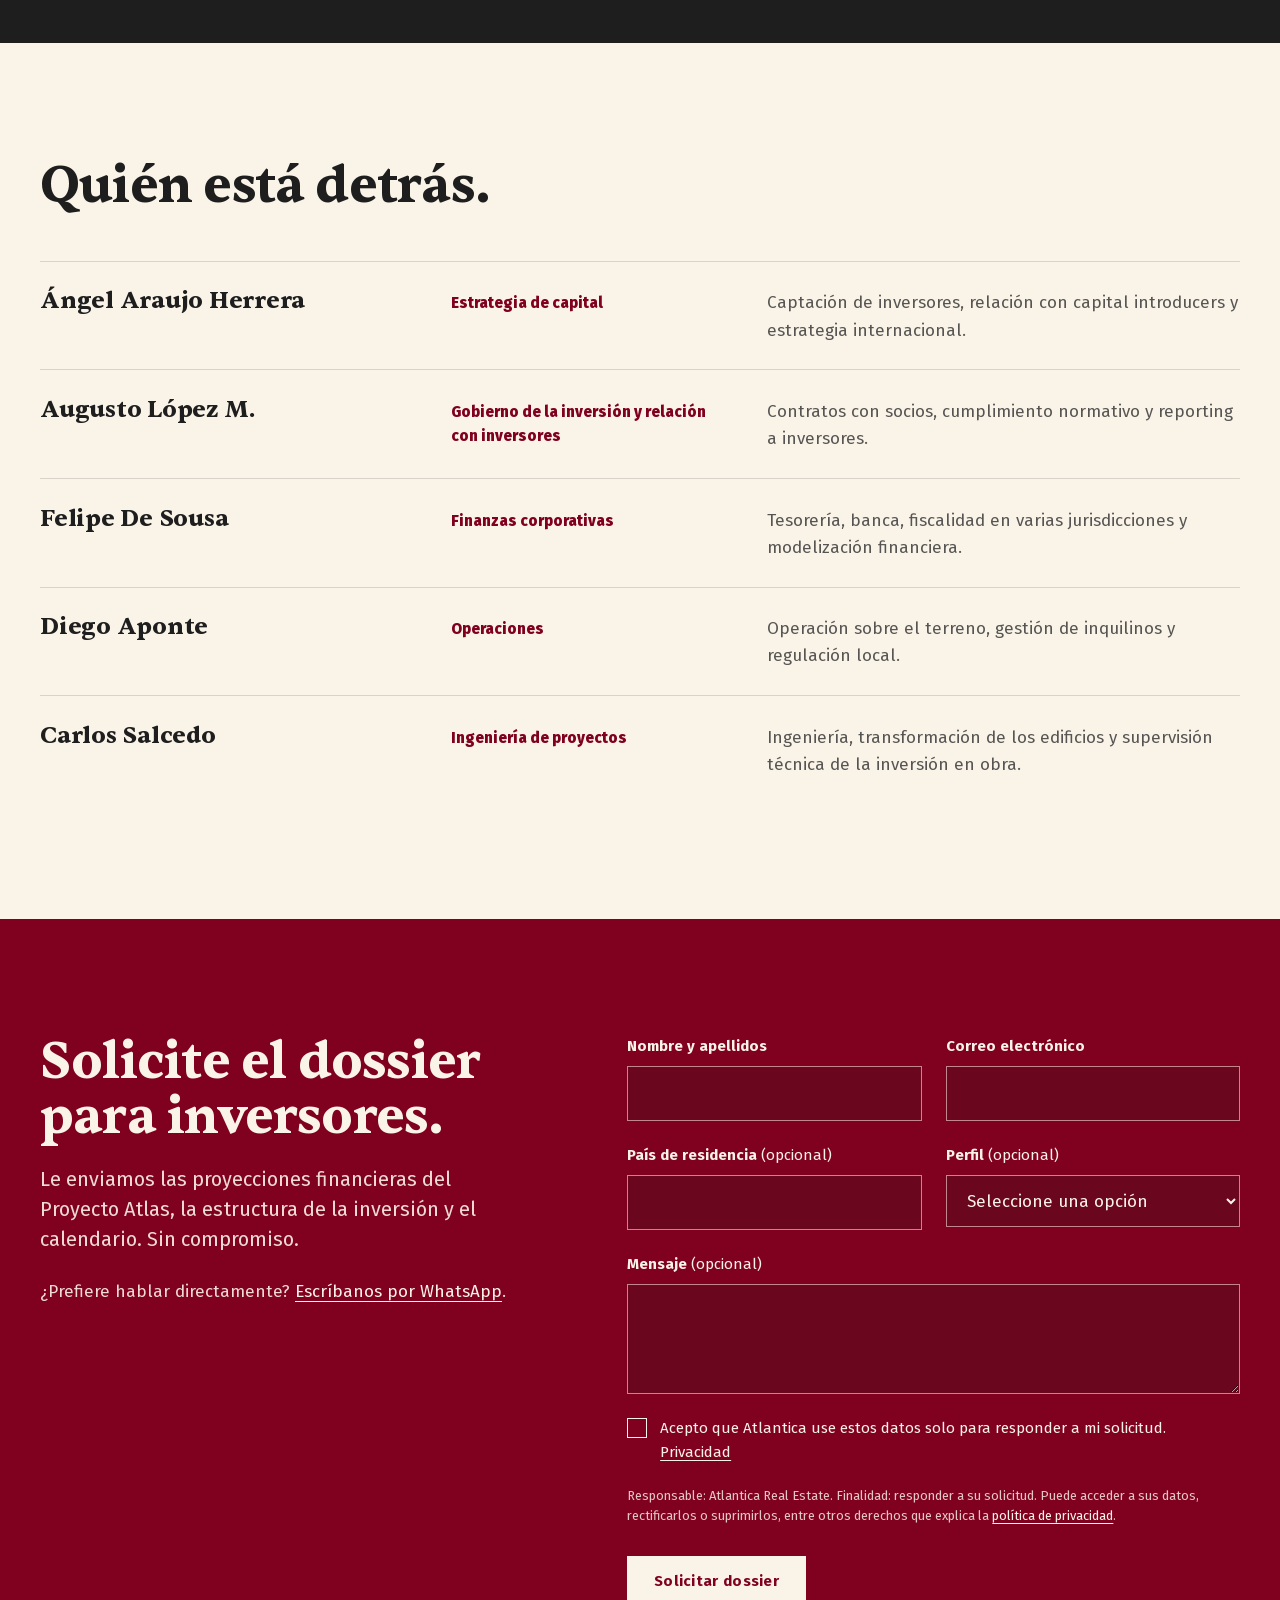
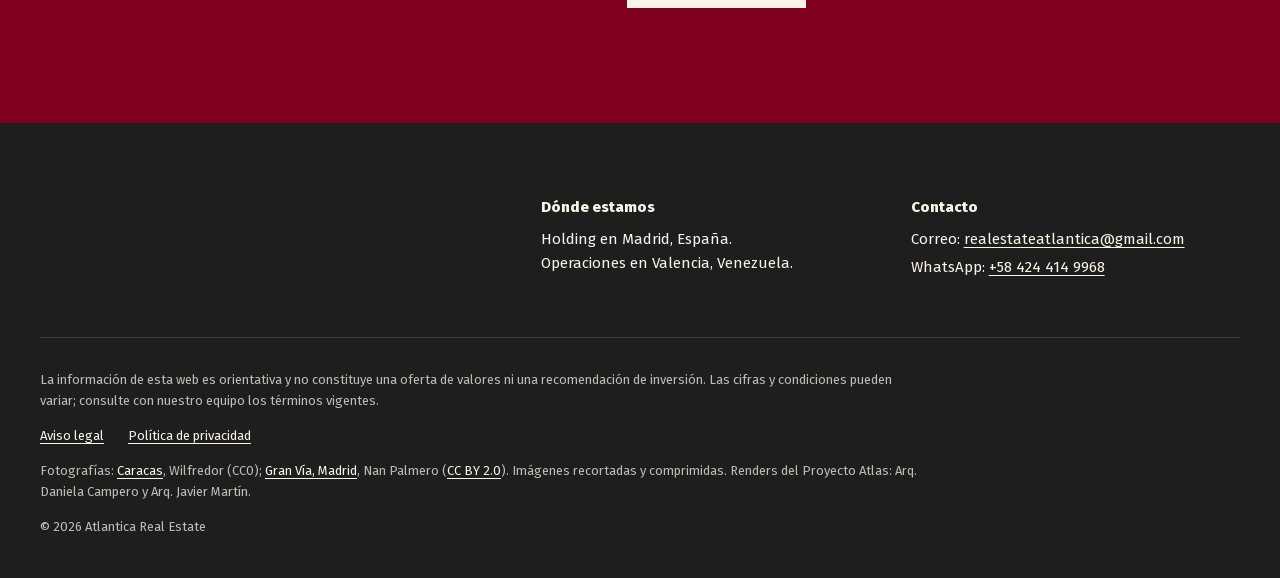
<file: es/index.html>
<!doctype html>
<html lang="es">
<head>
<meta charset="utf-8">
<meta name="viewport" content="width=device-width, initial-scale=1">
<meta http-equiv="Content-Security-Policy" content="default-src 'self'; script-src 'self' 'sha256-qOhFsq0QMV2REqNwk5hGH5bZE9SkX6gt6yeyKdYPv+U='; style-src 'self'; img-src 'self'; font-src 'self'; connect-src https://formsubmit.co; frame-src 'none'; object-src 'none'; base-uri 'self'; form-action https://formsubmit.co; upgrade-insecure-requests">
<meta name="referrer" content="strict-origin-when-cross-origin">
<title>Atlantica Real Estate | Inversión inmobiliaria en Valencia, Venezuela</title>
<meta name="description" content="Suites ejecutivas, galpones industriales y terrenos en Valencia, Venezuela. Inversión inmobiliaria en dólares desde una holding en Madrid.">
<meta name="color-scheme" content="light dark">
<meta name="theme-color" content="#F9F3E8" media="(prefers-color-scheme: light)">
<meta name="theme-color" content="#1E1E1E" media="(prefers-color-scheme: dark)">
<meta property="og:type" content="website">
<meta property="og:locale" content="es_ES">
<meta property="og:locale:alternate" content="en_US">
<meta property="og:title" content="Atlantica Real Estate | Inversión con propósito">
<meta property="og:description" content="Suites ejecutivas, galpones y terrenos en Valencia, Venezuela. Inversión en dólares con seguridad jurídica europea.">
<meta property="og:image" content="https://augustomlopezm.github.io/atlantica/assets/og-imagen.jpg">
<meta property="og:url" content="https://augustomlopezm.github.io/atlantica/es/">
<link rel="canonical" href="https://augustomlopezm.github.io/atlantica/es/">
<link rel="alternate" hreflang="es" href="https://augustomlopezm.github.io/atlantica/es/">
<link rel="alternate" hreflang="en" href="https://augustomlopezm.github.io/atlantica/">
<link rel="alternate" hreflang="x-default" href="https://augustomlopezm.github.io/atlantica/">
<link rel="icon" href="../assets/favicon-32.png" sizes="32x32" type="image/png">
<link rel="apple-touch-icon" href="../assets/apple-touch-icon.png">
<link rel="preload" href="../assets/fuentes/sentient-700.woff2" as="font" type="font/woff2" crossorigin>
<link rel="preload" href="../assets/fuentes/fira-sans-400.woff2" as="font" type="font/woff2" crossorigin>
<link rel="preload" as="image" href="../assets/img/portada-caracas-movil.jpg" media="(max-width: 699px)" fetchpriority="high">
<link rel="preload" as="image" href="../assets/img/portada-caracas-1600.jpg" imagesrcset="../assets/img/portada-caracas-1600.jpg 1600w, ../assets/img/portada-caracas-2240.jpg 2240w" imagesizes="100vw" media="(min-width: 700px)" fetchpriority="high">
<link rel="stylesheet" href="../css/estilos.css">
<script>document.documentElement.classList.add("js")</script>
<script src="../js/main.js" defer></script>
</head>
<body>
<a class="saltar" href="#contenido">Saltar al contenido</a>
<svg class="sprite" aria-hidden="true" focusable="false"><symbol id="i-flecha" viewBox="0 0 256 256" fill="currentColor"><path d="M221.66,133.66l-72,72a8,8,0,0,1-11.32-11.32L196.69,136H40a8,8,0,0,1,0-16H196.69L138.34,61.66a8,8,0,0,1,11.32-11.32l72,72A8,8,0,0,1,221.66,133.66Z"/></symbol><symbol id="i-menu" viewBox="0 0 256 256" fill="currentColor"><path d="M224,128a8,8,0,0,1-8,8H40a8,8,0,0,1,0-16H216A8,8,0,0,1,224,128ZM40,72H216a8,8,0,0,0,0-16H40a8,8,0,0,0,0,16ZM216,184H40a8,8,0,0,0,0,16H216a8,8,0,0,0,0-16Z"/></symbol><symbol id="i-cerrar" viewBox="0 0 256 256" fill="currentColor"><path d="M205.66,194.34a8,8,0,0,1-11.32,11.32L128,139.31,61.66,205.66a8,8,0,0,1-11.32-11.32L116.69,128,50.34,61.66A8,8,0,0,1,61.66,50.34L128,116.69l66.34-66.35a8,8,0,0,1,11.32,11.32L139.31,128Z"/></symbol></svg>

<header class="cabecera" data-estado="sobre-portada">
  <div class="contenedor cabecera__fila">
    <a class="cabecera__marca" href="#inicio" aria-label="Atlantica Real Estate, ir al inicio">
      <picture><source media="(max-width: 359px)" srcset="../assets/marca/isotipo-butter.png" width="76" height="36"><img class="logo logo--claro" src="../assets/marca/logo-horizontal-butter.png" width="280" height="51" alt=""></picture>
      <picture><source media="(max-width: 359px)" srcset="../assets/marca/isotipo-wine.png" width="76" height="36"><img class="logo logo--color" src="../assets/marca/logo-horizontal-wine.png" width="280" height="51" alt=""></picture>
    </a>
    <nav class="nav" id="nav" aria-label="Principal">
      <ul class="nav__enlaces">
        <li><a href="#valencia">Valencia</a></li>
        <li><a href="#modelo">Modelo</a></li>
        <li><a href="#proyectos">Proyectos</a></li>
        <li><a href="#estructura">Estructura</a></li>
        <li><a href="#equipo">Equipo</a></li>
      </ul>
      <a class="nav__idioma" href="../" hreflang="en" lang="en" aria-label="English version">EN</a>
      <a class="boton boton--primario" href="#dossier">Solicitar dossier</a>
    </nav>
    <button class="menu-boton" type="button" aria-controls="nav" aria-expanded="false">
      <svg class="icono icono--abrir" aria-hidden="true"><use href="#i-menu"/></svg>
      <svg class="icono icono--cerrar" aria-hidden="true"><use href="#i-cerrar"/></svg>
      <span class="solo-lector">Menú</span>
    </button>
  </div>
</header>

<main id="contenido">

  <section class="portada" id="inicio" aria-labelledby="portada-titulo">
    <picture>
      <source media="(max-width: 699px)" srcset="../assets/img/portada-caracas-movil.jpg" width="905" height="1760">
      <img class="portada__foto" src="../assets/img/portada-caracas-1600.jpg"
           srcset="../assets/img/portada-caracas-1600.jpg 1600w, ../assets/img/portada-caracas-2240.jpg 2240w"
           sizes="100vw" width="2240" height="1260" fetchpriority="high"
           alt="Caracas, con el Ávila al fondo y las torres de Parque Central.">
    </picture>
    <div class="contenedor portada__contenido">
      <h1 class="portada__titulo" id="portada-titulo">Inversión con propósito.</h1>
      <p class="portada__texto">Compramos, transformamos y gestionamos suites ejecutivas, galpones industriales y terrenos en Valencia, Venezuela, desde una holding en Madrid.</p>
      <div class="portada__acciones">
        <a class="boton boton--primario" href="#dossier">Solicitar dossier</a>
        <a class="boton boton--contorno-claro" href="#modelo">Ver el modelo <svg class="icono" aria-hidden="true"><use href="#i-flecha"/></svg></a>
      </div>
    </div>
  </section>

  <section class="seccion intro" aria-labelledby="intro-titulo">
    <div class="contenedor intro__rejilla">
      <div>
        <h2 class="intro__titulo" id="intro-titulo">Un puente entre el capital internacional y Venezuela.</h2>
        <p class="intro__texto">Aplicamos a cada inversión el método de un fondo de private equity: compra disciplinada, gestión profesional y reporting transparente para el inversor.</p>
      </div>
      <ul class="pilares">
        <li>
          <picture class="pilares__icono"><source srcset="../assets/marca/rosa-butter.png" media="(prefers-color-scheme: dark)"><img src="../assets/marca/rosa-wine.png" width="40" height="34" alt=""></picture>
          <h3>Seguridad jurídica europea</h3>
          <p>El capital y los acuerdos entre socios se rigen por una holding en Madrid, bajo derecho español.</p>
        </li>
        <li>
          <picture class="pilares__icono"><source srcset="../assets/marca/barras-butter.png" media="(prefers-color-scheme: dark)"><img src="../assets/marca/barras-wine.png" width="30" height="40" alt=""></picture>
          <h3>Compra por debajo del coste de reposición</h3>
          <p>Adquirimos edificios por menos de lo que costaría construirlos hoy. El margen empieza el día de la compra.</p>
        </li>
        <li>
          <picture class="pilares__icono"><source srcset="../assets/marca/globo-butter.png" media="(prefers-color-scheme: dark)"><img src="../assets/marca/globo-wine.png" width="40" height="40" alt=""></picture>
          <h3>Activos que funcionan solos</h3>
          <p>Cada propiedad tiene autonomía eléctrica e hídrica y conectividad propia. La operación no depende de los servicios públicos.</p>
        </li>
      </ul>
    </div>
  </section>

  <section class="seccion valencia" id="valencia" aria-labelledby="valencia-titulo">
    <div class="contenedor valencia__rejilla">
      <div>
        <h2 id="valencia-titulo">Demanda de 2026, infraestructura de 1998.</h2>
        <p class="entradilla">Si Caracas es la capital administrativa, Valencia es la economía real de Venezuela: el lugar donde se produce y se distribuye.</p>
        <ul class="lista-datos">
          <li><strong>Junto al principal puerto del país.</strong> Puerto Cabello está a 50 km por carretera.</li>
          <li><strong>La mayor zona industrial de Venezuela.</strong> Consumo masivo, farmacéutica y manufactura en actividad continua, con un flujo constante de ejecutivos e ingenieros.</li>
          <li><strong>Una oferta que se quedó atrás.</strong> Los hoteles cobran unos 110 dólares la noche por habitaciones anticuadas, y el alquiler temporal está en manos de particulares sin estándares comunes.</li>
          <li><strong>Tres tipos de activo.</strong> Suites ejecutivas en la Zona Norte (Guaparo, El Viñedo, La Trigaleña y Prebo), galpones en las zonas industriales y terrenos con potencial de desarrollo.</li>
        </ul>
      </div>
      <figure class="mapa" role="img" aria-label="Mapa de Venezuela. Valencia, donde operamos hoy, está a 50 kilómetros por carretera de Puerto Cabello. La expansión prevista incluye Tucacas, Caracas e Isla de Margarita.">
        <div class="mapa__lienzo"><svg class="mapa__reticula" viewBox="0 0 314.4 137.0" preserveAspectRatio="none" aria-hidden="true" focusable="false"><line x1="0" y1="125.6" x2="314.4" y2="125.6"/><line x1="0" y1="68.5" x2="314.4" y2="68.5"/><line x1="0" y1="11.4" x2="314.4" y2="11.4"/><line x1="16.8" y1="0" x2="16.8" y2="137.0"/><line x1="129.1" y1="0" x2="129.1" y2="137.0"/><line x1="241.4" y1="0" x2="241.4" y2="137.0"/><line class="mapa__ruta" x1="128.3" y1="107.1" x2="127.7" y2="71.6"/></svg><span class="mapa__coord mp-1">10,0° N</span><span class="mapa__coord mp-2">10,5° N</span><span class="mapa__coord mp-3">11,0° N</span><span class="mapa__coord mapa__coord--lon mp-4">68° O</span><span class="mapa__coord mapa__coord--lon mp-5">67° O</span><span class="mapa__dato mp-6">50 km</span><span class="mapa__punto mapa__punto--actual mp-7"></span><span class="mapa__lugar mapa__lugar--der mapa__lugar--principal mp-7">Valencia</span><span class="mapa__punto mapa__punto--puerto mp-8"></span><span class="mapa__lugar mapa__lugar--der mp-8">Puerto Cabello</span><span class="mapa__punto mapa__punto--prevista mp-9"></span><span class="mapa__lugar mapa__lugar--arriba mp-9">Caracas</span><span class="mapa__punto mapa__punto--prevista mp-10"></span><span class="mapa__lugar mapa__lugar--der mp-10">Tucacas</span><span class="mapa__lugar mapa__lugar--borde mp-11">Isla de Margarita <svg class="icono" aria-hidden="true"><use href="#i-flecha"/></svg></span><picture class="mapa__rosa"><source srcset="../assets/marca/rosa-butter.png" media="(prefers-color-scheme: dark)"><img src="../assets/marca/rosa-wine.png" width="30" height="25" alt=""></picture></div>
        <figcaption class="mapa__leyenda" aria-hidden="true">
          <span class="leyenda leyenda--actual">Operación actual</span>
          <span class="leyenda leyenda--prevista">Expansión prevista</span>
        </figcaption>
      </figure>
    </div>
  </section>

  <section class="seccion modelo" id="modelo" aria-labelledby="modelo-titulo">
    <div class="contenedor">
      <h2 id="modelo-titulo">Controlamos el activo de principio a fin.</h2>
      <p class="entradilla">No construimos desde cero. Compramos lo que ya existe, lo transformamos y lo gestionamos hasta su venta.</p>
      <ol class="cadena" data-cadena>
        <li><h3>Identificar</h3><p>Buscamos edificios, galpones y terrenos con valor por desarrollar en Valencia y sus zonas industriales, a menudo antes de que salgan al mercado.</p></li>
        <li><h3>Adquirir</h3><p>Compramos tras una due diligence rigurosa y solo a un precio de entrada que deje margen desde el primer día.</p></li>
        <li><h3>Transformar</h3><p>Reconvertimos los espacios y hacemos de cada uno una propiedad con autonomía eléctrica e hídrica.</p></li>
        <li><h3>Gestionar</h3><p>Operamos cada suite con contratos en dólares, mantenimiento y conserjería las 24 horas.</p></li>
        <li><h3>Vender</h3><p>Con el activo estabilizado, lo vendemos a compradores institucionales, fondos o REITs.</p></li>
      </ol>
    </div>
  </section>

  <section class="seccion suites" id="suites" aria-labelledby="suites-titulo">
    <div class="contenedor suites__rejilla">
      <figure class="foto suites__principal">
        <img src="../assets/img/suite-atlas-1600.jpg" srcset="../assets/img/suite-atlas-960.jpg 960w, ../assets/img/suite-atlas-1600.jpg 1600w"
             sizes="(min-width: 1000px) 56vw, 100vw" width="1600" height="1081" loading="lazy" decoding="async"
             alt="Render de una suite del Proyecto Atlas: cama doble, comedor redondo y cocina integrada, con luz cálida indirecta.">
        <figcaption>Render del Proyecto Atlas.</figcaption>
      </figure>
      <div class="suites__texto">
        <h2 id="suites-titulo">Suites ejecutivas para quien viaja por trabajo.</h2>
        <p>Diseñamos para ejecutivos, ingenieros y delegaciones técnicas de multinacionales que pasan días o semanas en Valencia. Un producto mejor que el hotel tradicional, por <span class="sin-corte">55-65 dólares</span> la noche.</p>
        <ul class="prestaciones">
          <li><h3>Acceso inteligente</h3><p>Cerraduras electrónicas y check-in digital, sin recepción física.</p></li>
          <li><h3>Precio dinámico</h3><p>La tarifa se ajusta a la demanda en tiempo real.</p></li>
          <li><h3>Operación continua</h3><p>Autonomía eléctrica e hídrica y conectividad propia, sin depender de la red pública.</p></li>
          <li><h3>Panel del inversor</h3><p>Ocupación, ingresos y rendimiento del activo, siempre a la vista.</p></li>
        </ul>
        <figure class="foto suites__secundaria">
          <img src="../assets/img/dormitorio-atlas.jpg" width="1234" height="845" loading="lazy" decoding="async"
               alt="Render de un dormitorio del Proyecto Atlas con cortinas de suelo a techo y luz indirecta en el cabecero.">
          <figcaption>Render del Proyecto Atlas.</figcaption>
        </figure>
      </div>
    </div>
  </section>

  <section class="seccion proyectos" id="proyectos" aria-labelledby="proyectos-titulo">
    <div class="contenedor">
      <h2 id="proyectos-titulo">Proyecto Atlas, el primero de una cartera.</h2>
      <div class="atlas">
        <div class="atlas__panel">
          <img class="atlas__barras" src="../assets/marca/barras-butter-grande.png" width="450" height="600" alt="">
          <p class="atlas__nombre">Atlas</p>
          <p class="atlas__lugar">Centro de negocios de Valencia</p>
        </div>
        <div class="atlas__ficha">
          <p class="atlas__resumen">Un edificio comercial reconvertido en suites ejecutivas, totalmente equipadas, para estancias corporativas cortas y medias.</p>
          <dl class="ficha">
            <div><dt>Superficie</dt><dd>720 m²</dd></div>
            <div><dt>Unidades</dt><dd>15 suites</dd></div>
            <div><dt>Ingresos</dt><dd>100 % en dólares</dd></div>
            <div><dt>Infraestructura</dt><dd>Autonomía eléctrica e hídrica</dd></div>
          </dl>
          <p class="atlas__nota">Las proyecciones financieras y el calendario del proyecto están en el dossier para inversores.</p>
        </div>
      </div>
      <div class="cartera">
        <div>
          <h3 class="cartera__titulo">En estudio</h3>
          <ul class="cartera__lista">
            <li><p class="cartera__nombre">Artemis</p><p>Valencia Norte. Entre 15 y 20 unidades ejecutivas, con estrategia mixta de estancias cortas y largas.</p></li>
            <li><p class="cartera__nombre">Artemis II</p><p>Valencia Norte. Entre 15 y 20 viviendas dispersas, agrupadas en una sola cartera de alojamiento corporativo.</p></li>
          </ul>
        </div>
        <p class="cartera__vision">El objetivo: más de 200 unidades entre Valencia, Tucacas, Caracas e Isla de Margarita, gestionadas desde una sola plataforma.</p>
      </div>
    </div>
  </section>

  <section class="banda" id="estructura" aria-labelledby="estructura-titulo">
    <img class="banda__foto" src="../assets/img/madrid-2000.jpg" srcset="../assets/img/madrid-1000.jpg 1000w, ../assets/img/madrid-2000.jpg 2000w"
         sizes="100vw" width="2000" height="1333" loading="lazy" decoding="async"
         alt="La Gran Vía de Madrid al atardecer, con los edificios Metrópolis y Telefónica.">
    <div class="contenedor banda__contenido">
      <h2 id="estructura-titulo">Mercado emergente, seguridad jurídica europea.</h2>
      <p>La inversión se canaliza a través de nuestra holding en Madrid. Los acuerdos entre socios y los contratos de participación se rigen por el derecho español y europeo.</p>
      <ul class="garantias">
        <li><strong>Una estructura centralizada</strong> para recibir y distribuir el capital.</li>
        <li><strong>Reporting periódico</strong> y transparencia en la repatriación de beneficios.</li>
        <li><strong>Números prudentes.</strong> Cada proyecto se valida con ocupaciones moderadas, no con el mejor escenario.</li>
      </ul>
    </div>
  </section>

  <section class="seccion equipo" id="equipo" aria-labelledby="equipo-titulo">
    <div class="contenedor">
      <h2 id="equipo-titulo">Quién está detrás.</h2>
      <ul class="equipo__lista">
        <li><h3>Ángel Araujo Herrera</h3><p class="rol">Estrategia de capital</p><p>Captación de inversores, relación con capital introducers y estrategia internacional.</p></li>
        <li><h3>Augusto López M.</h3><p class="rol">Gobierno de la inversión y relación con inversores</p><p>Contratos con socios, cumplimiento normativo y reporting a inversores.</p></li>
        <li><h3>Felipe De Sousa</h3><p class="rol">Finanzas corporativas</p><p>Tesorería, banca, fiscalidad en varias jurisdicciones y modelización financiera.</p></li>
        <li><h3>Diego Aponte</h3><p class="rol">Operaciones</p><p>Operación sobre el terreno, gestión de inquilinos y regulación local.</p></li>
        <li><h3>Carlos Salcedo</h3><p class="rol">Ingeniería de proyectos</p><p>Ingeniería, transformación de los edificios y supervisión técnica de la inversión en obra.</p></li>
      </ul>
    </div>
  </section>

  <section class="dossier" id="dossier" aria-labelledby="dossier-titulo">
    <div class="contenedor dossier__rejilla">
      <div>
        <h2 id="dossier-titulo">Solicite el dossier para inversores.</h2>
        <p class="dossier__texto">Le enviamos las proyecciones financieras del Proyecto Atlas, la estructura de la inversión y el calendario. Sin compromiso.</p>
        <p class="dossier__alternativa">¿Prefiere hablar directamente? <a data-whatsapp href="https://wa.me/584244149968?text=Hola%2C%20me%20interesa%20recibir%20informaci%C3%B3n%20sobre%20Atlantica%20Real%20Estate." target="_blank" rel="noopener">Escríbanos por WhatsApp</a>.</p>
      </div>
      <form class="formulario" data-formulario action="https://formsubmit.co/realestateatlantica@gmail.com" method="POST">
        <input type="hidden" name="_subject" value="Nueva solicitud de dossier (web en español)">
        <input type="hidden" name="_template" value="table">
        <div class="trampa" aria-hidden="true"><label for="f-web">No rellene este campo</label><input id="f-web" type="text" name="_honey" tabindex="-1" autocomplete="off"></div>
        <div class="campo">
          <label for="f-nombre">Nombre y apellidos</label>
          <input id="f-nombre" name="nombre" autocomplete="name" required aria-describedby="e-nombre">
          <p class="campo__error" id="e-nombre" hidden></p>
        </div>
        <div class="campo">
          <label for="f-correo">Correo electrónico</label>
          <input id="f-correo" name="email" type="email" autocomplete="email" required aria-describedby="e-correo">
          <p class="campo__error" id="e-correo" hidden></p>
        </div>
        <div class="campo">
          <label for="f-pais">País de residencia <span class="campo__opcional">(opcional)</span></label>
          <input id="f-pais" name="pais" autocomplete="country-name">
        </div>
        <div class="campo">
          <label for="f-perfil">Perfil <span class="campo__opcional">(opcional)</span></label>
          <select id="f-perfil" name="perfil">
            <option value="">Seleccione una opción</option>
            <option>Inversor particular</option>
            <option>Family office</option>
            <option>Inversor institucional</option>
            <option>Otro</option>
          </select>
        </div>
        <div class="campo campo--ancho">
          <label for="f-mensaje">Mensaje <span class="campo__opcional">(opcional)</span></label>
          <textarea id="f-mensaje" name="mensaje" rows="3"></textarea>
        </div>
        <div class="campo campo--ancho campo--casilla">
          <input id="f-privacidad" name="privacidad" type="checkbox" required aria-describedby="e-privacidad">
          <label for="f-privacidad">Acepto que Atlantica use estos datos solo para responder a mi solicitud. <a href="privacidad.html">Privacidad</a></label>
          <p class="campo__error" id="e-privacidad" hidden></p>
        </div>
        <p class="campo--ancho formulario__info">Responsable: Atlantica Real Estate. Finalidad: responder a su solicitud. Puede acceder a sus datos, rectificarlos o suprimirlos, entre otros derechos que explica la <a href="privacidad.html">política de privacidad</a>.</p>
        <div class="campo--ancho formulario__pie">
          <button class="boton boton--claro" type="submit">Solicitar dossier</button>
          <p class="formulario__estado" role="status" aria-live="polite"></p>
        </div>
      </form>
    </div>
  </section>

</main>

<footer class="pie">
  <div class="contenedor pie__rejilla">
    <img class="pie__logo" src="../assets/marca/logo-principal-butter.png" width="180" height="86" alt="Atlantica Real Estate" loading="lazy">
    <div>
      <p class="pie__titulo">Dónde estamos</p>
      <p>Holding en Madrid, España.<br>Operaciones en Valencia, Venezuela.</p>
    </div>
    <div>
      <p class="pie__titulo">Contacto</p>
      <p>Correo: <a data-correo href="mailto:realestateatlantica@gmail.com">realestateatlantica@gmail.com</a></p>
      <p>WhatsApp: <a data-whatsapp href="https://wa.me/584244149968?text=Hola%2C%20me%20interesa%20recibir%20informaci%C3%B3n%20sobre%20Atlantica%20Real%20Estate." target="_blank" rel="noopener">+58 424 414 9968</a></p>
    </div>
  </div>
  <div class="contenedor pie__legal" id="pie-legal">
    <p>La información de esta web es orientativa y no constituye una oferta de valores ni una recomendación de inversión. Las cifras y condiciones pueden variar; consulte con nuestro equipo los términos vigentes.</p>
    <p class="pie__enlaces"><a href="aviso-legal.html">Aviso legal</a><a href="privacidad.html">Política de privacidad</a></p>
    <p>Fotografías: <a href="https://commons.wikimedia.org/wiki/File:Panoramic_View_of_Caracas_from_Militar_Hospital.jpg">Caracas</a>, Wilfredor (CC0); <a href="https://commons.wikimedia.org/w/index.php?curid=131073829">Gran Vía, Madrid</a>, Nan Palmero (<a href="https://creativecommons.org/licenses/by/2.0/">CC BY 2.0</a>). Imágenes recortadas y comprimidas. Renders del Proyecto Atlas: Arq. Daniela Campero y Arq. Javier Martín.</p>
    <p>© 2026 Atlantica Real Estate</p>
  </div>
</footer>
</body>
</html>
</file>
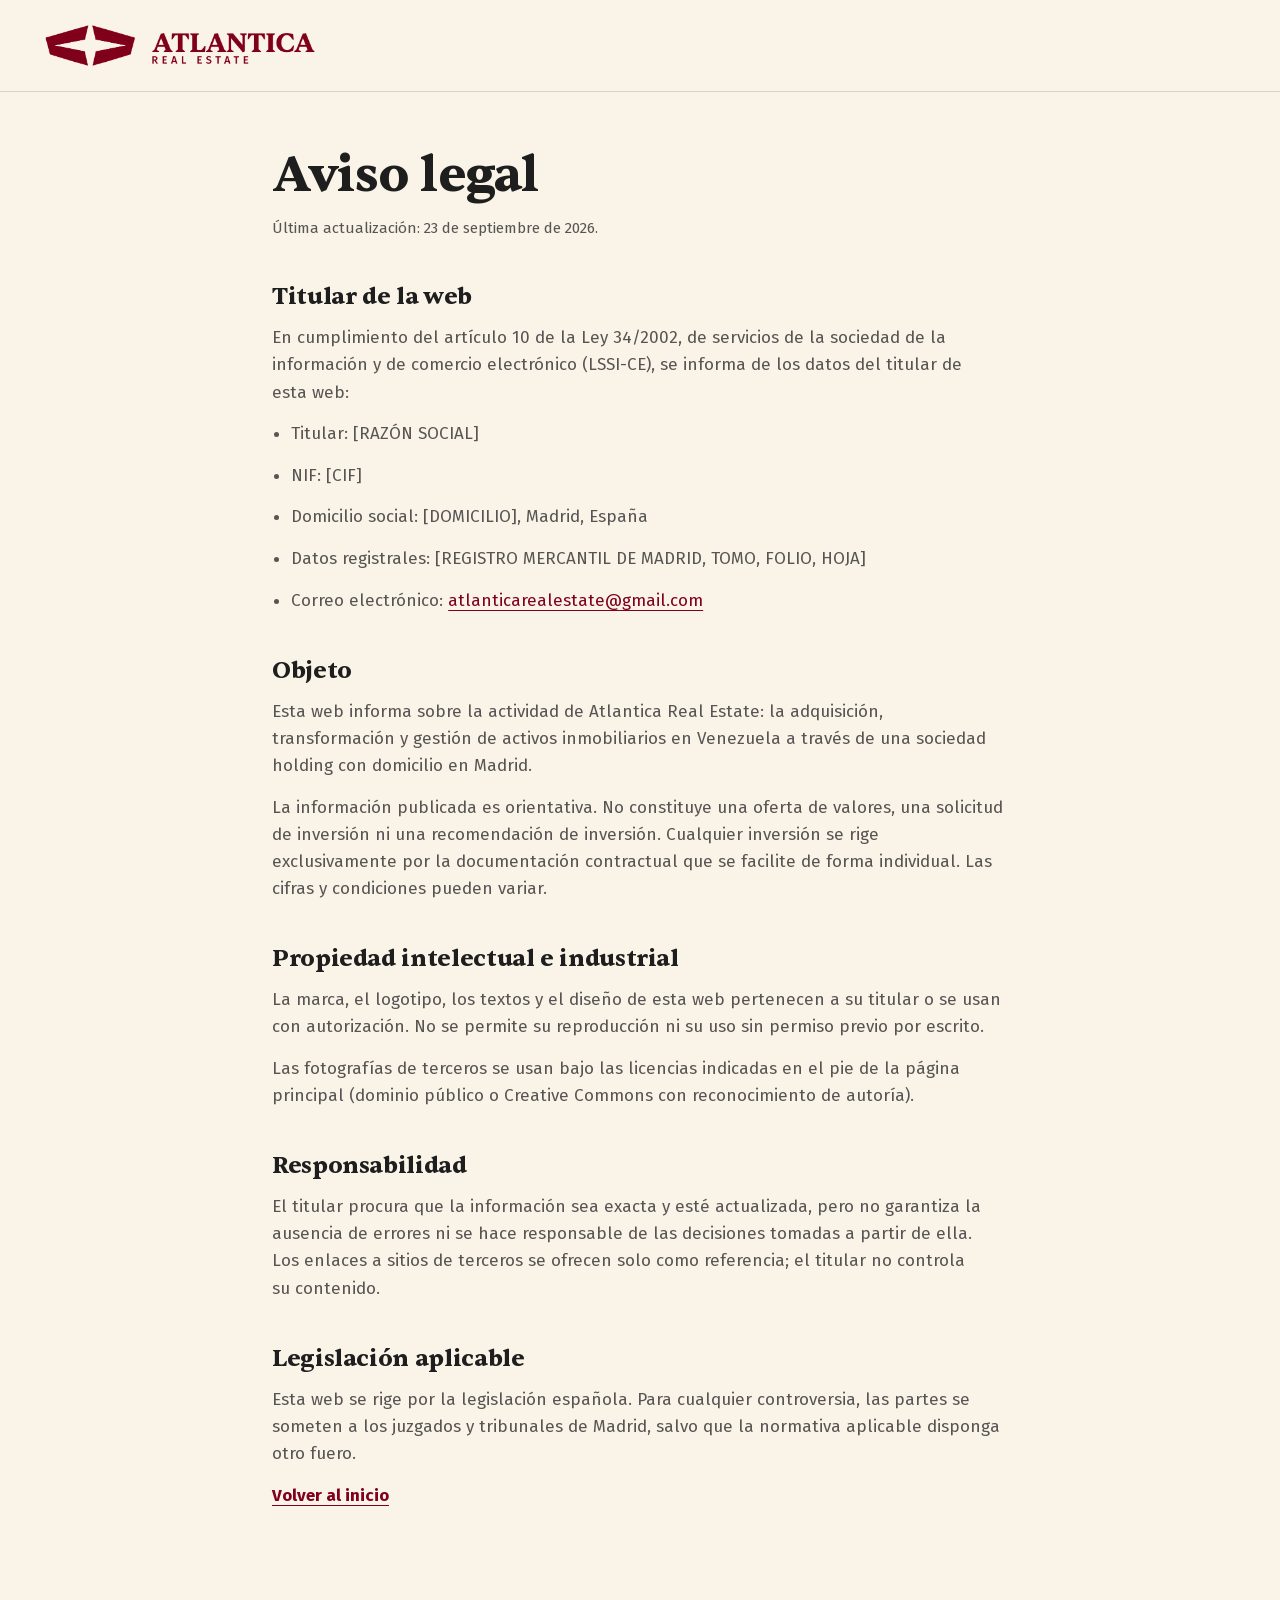
<file: aviso-legal.html>
<!doctype html>
<html lang="es">
<head>
<meta charset="utf-8">
<meta name="viewport" content="width=device-width, initial-scale=1">
<title>Aviso legal | Atlantica Real Estate</title>
<meta http-equiv="Content-Security-Policy" content="default-src 'self'; script-src 'none'; style-src 'self'; img-src 'self'; font-src 'self'; object-src 'none'; base-uri 'self'; form-action 'none'">
<meta name="referrer" content="strict-origin-when-cross-origin">
<meta name="color-scheme" content="light dark">
<link rel="icon" href="assets/favicon-32.png" sizes="32x32" type="image/png">
<link rel="stylesheet" href="css/estilos.css">
</head>
<body class="legal">
<header class="legal__cabecera">
  <div class="contenedor">
    <a href="index.html" aria-label="Atlantica Real Estate, volver al inicio">
      <picture><source srcset="assets/marca/logo-horizontal-butter.png" media="(prefers-color-scheme: dark)">
      <img src="assets/marca/logo-horizontal-wine.png" width="280" height="51" alt="Atlantica Real Estate"></picture>
    </a>
  </div>
</header>
<main class="contenedor legal__texto">
<h1>Aviso legal</h1>
<p class="legal__fecha">Última actualización: 23 de septiembre de 2026.</p>

<h2>Titular de la web</h2>
<p>En cumplimiento del artículo 10 de la Ley 34/2002, de servicios de la sociedad de la información y de comercio electrónico (LSSI-CE), se informa de los datos del titular de esta web:</p>
<ul>
  <li>Titular: [RAZÓN SOCIAL]</li>
  <li>NIF: [CIF]</li>
  <li>Domicilio social: [DOMICILIO], Madrid, España</li>
  <li>Datos registrales: [REGISTRO MERCANTIL DE MADRID, TOMO, FOLIO, HOJA]</li>
  <li>Correo electrónico: <a href="mailto:atlanticarealestate@gmail.com">atlanticarealestate@gmail.com</a></li>
</ul>

<h2>Objeto</h2>
<p>Esta web informa sobre la actividad de Atlantica Real Estate: la adquisición, transformación y gestión de activos inmobiliarios en Venezuela a través de una sociedad holding con domicilio en Madrid.</p>
<p>La información publicada es orientativa. No constituye una oferta de valores, una solicitud de inversión ni una recomendación de inversión. Cualquier inversión se rige exclusivamente por la documentación contractual que se facilite de forma individual. Las cifras y condiciones pueden variar.</p>

<h2>Propiedad intelectual e industrial</h2>
<p>La marca, el logotipo, los textos y el diseño de esta web pertenecen a su titular o se usan con autorización. No se permite su reproducción ni su uso sin permiso previo por escrito.</p>
<p>Las fotografías de terceros se usan bajo las licencias indicadas en el pie de la página principal (dominio público o Creative Commons con reconocimiento de autoría).</p>

<h2>Responsabilidad</h2>
<p>El titular procura que la información sea exacta y esté actualizada, pero no garantiza la ausencia de errores ni se hace responsable de las decisiones tomadas a partir de ella. Los enlaces a sitios de terceros se ofrecen solo como referencia; el titular no controla su contenido.</p>

<h2>Legislación aplicable</h2>
<p>Esta web se rige por la legislación española. Para cualquier controversia, las partes se someten a los juzgados y tribunales de Madrid, salvo que la normativa aplicable disponga otro fuero.</p>
<p class="legal__volver"><a href="index.html">Volver al inicio</a></p>
</main>
</body>
</html>
</file>
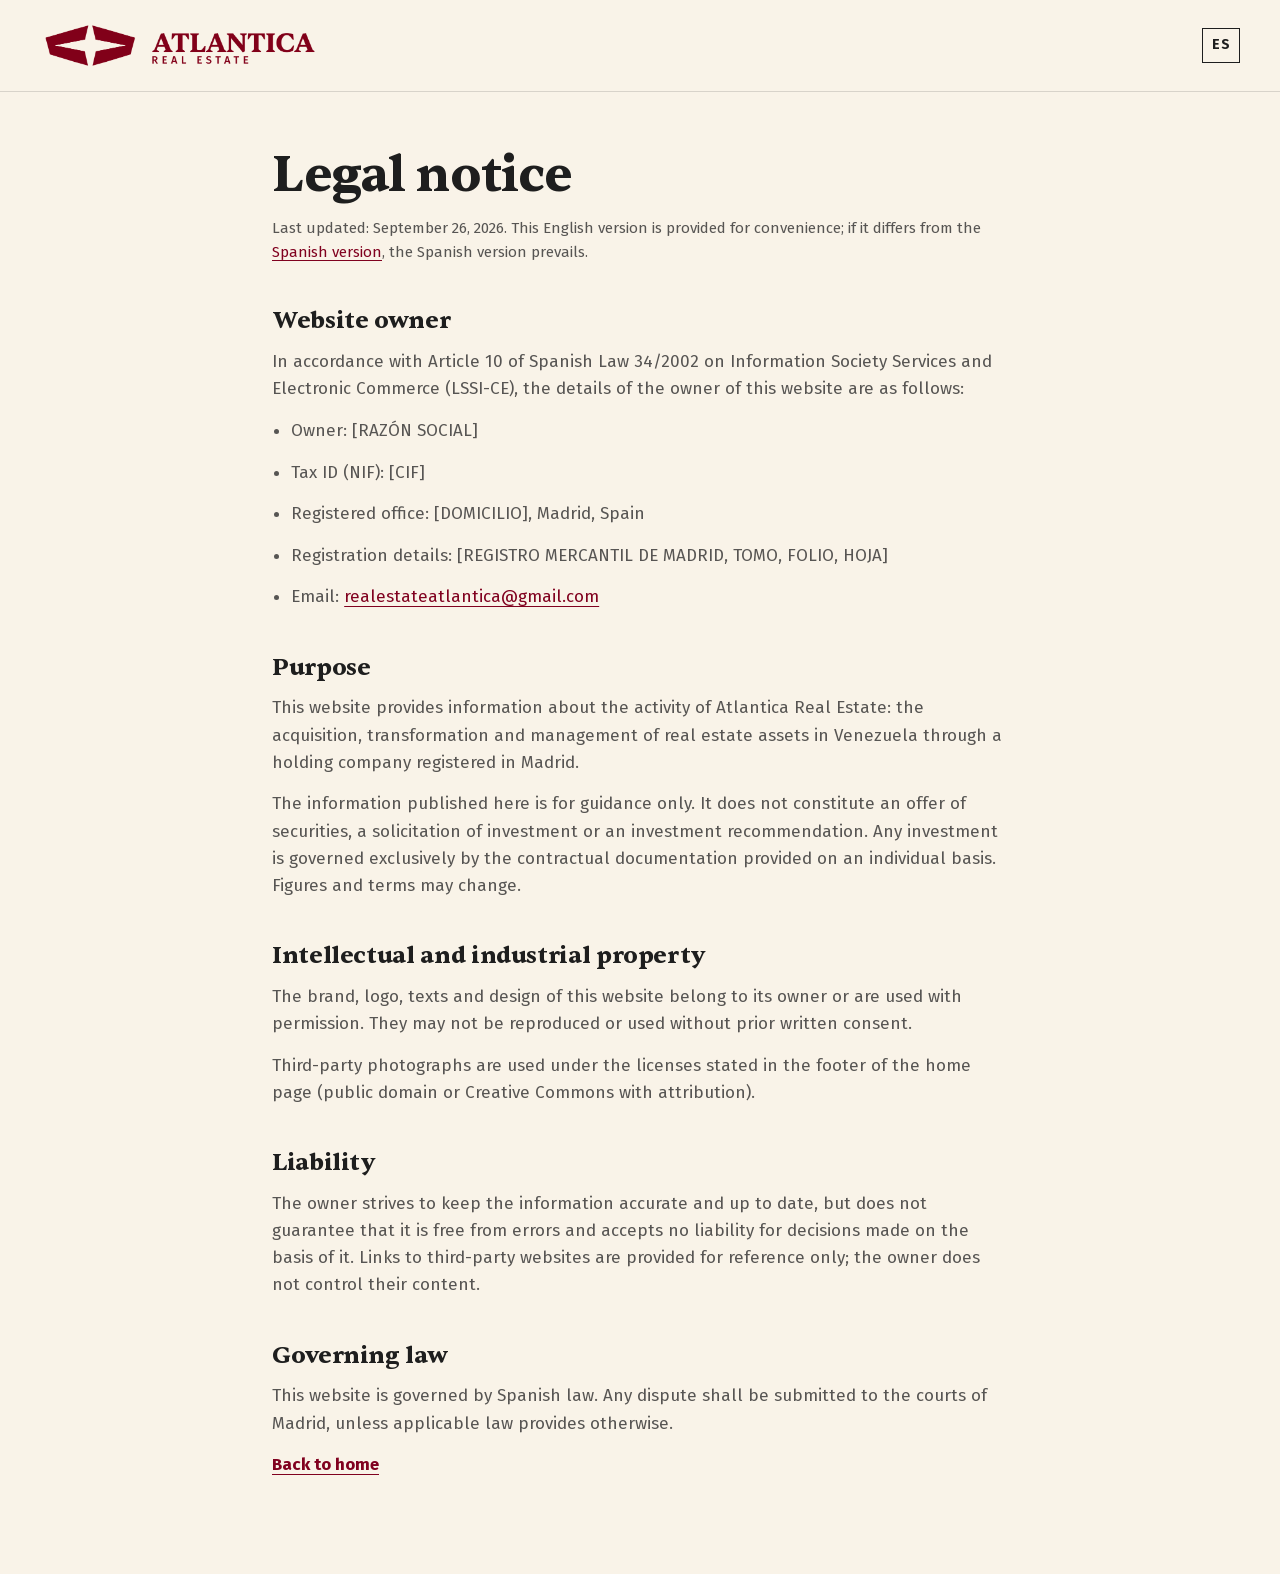
<file: legal-notice.html>
<!doctype html>
<html lang="en">
<head>
<meta charset="utf-8">
<meta name="viewport" content="width=device-width, initial-scale=1">
<title>Legal notice | Atlantica Real Estate</title>
<meta http-equiv="Content-Security-Policy" content="default-src 'self'; script-src 'none'; style-src 'self'; img-src 'self'; font-src 'self'; object-src 'none'; base-uri 'self'; form-action 'none'">
<meta name="referrer" content="strict-origin-when-cross-origin">
<meta name="color-scheme" content="light dark">
<link rel="icon" href="assets/favicon-32.png" sizes="32x32" type="image/png">
<link rel="stylesheet" href="css/estilos.css">
</head>
<body class="legal">
<header class="legal__cabecera">
  <div class="contenedor legal__fila">
    <a href="index.html" aria-label="Atlantica Real Estate, back to home">
      <picture><source srcset="assets/marca/isotipo-butter.png" media="(prefers-color-scheme: dark) and (max-width: 359px)">
      <source srcset="assets/marca/isotipo-wine.png" media="(max-width: 359px)">
      <source srcset="assets/marca/logo-horizontal-butter.png" media="(prefers-color-scheme: dark)">
      <img src="assets/marca/logo-horizontal-wine.png" width="280" height="51" alt="Atlantica Real Estate"></picture>
    </a>
    <a class="nav__idioma" href="es/aviso-legal.html" hreflang="es" lang="es" aria-label="Versión en español">ES</a>
  </div>
</header>
<main class="contenedor legal__texto">
<h1>Legal notice</h1>
<p class="legal__fecha">Last updated: September 26, 2026. This English version is provided for convenience; if it differs from the <a href="es/aviso-legal.html" hreflang="es">Spanish version</a>, the Spanish version prevails.</p>
<h2>Website owner</h2>
<p>In accordance with Article 10 of Spanish Law 34/2002 on Information Society Services and Electronic Commerce (LSSI-CE), the details of the owner of this website are as follows:</p>
<ul>
  <li>Owner: [RAZÓN SOCIAL]</li>
  <li>Tax ID (NIF): [CIF]</li>
  <li>Registered office: [DOMICILIO], Madrid, Spain</li>
  <li>Registration details: [REGISTRO MERCANTIL DE MADRID, TOMO, FOLIO, HOJA]</li>
  <li>Email: <a href="mailto:realestateatlantica@gmail.com">realestateatlantica@gmail.com</a></li>
</ul>

<h2>Purpose</h2>
<p>This website provides information about the activity of Atlantica Real Estate: the acquisition, transformation and management of real estate assets in Venezuela through a holding company registered in Madrid.</p>
<p>The information published here is for guidance only. It does not constitute an offer of securities, a solicitation of investment or an investment recommendation. Any investment is governed exclusively by the contractual documentation provided on an individual basis. Figures and terms may change.</p>

<h2>Intellectual and industrial property</h2>
<p>The brand, logo, texts and design of this website belong to its owner or are used with permission. They may not be reproduced or used without prior written consent.</p>
<p>Third-party photographs are used under the licenses stated in the footer of the home page (public domain or Creative Commons with attribution).</p>

<h2>Liability</h2>
<p>The owner strives to keep the information accurate and up to date, but does not guarantee that it is free from errors and accepts no liability for decisions made on the basis of it. Links to third-party websites are provided for reference only; the owner does not control their content.</p>

<h2>Governing law</h2>
<p>This website is governed by Spanish law. Any dispute shall be submitted to the courts of Madrid, unless applicable law provides otherwise.</p>

<p class="legal__volver"><a href="index.html">Back to home</a></p>
</main>
</body>
</html>
</file>
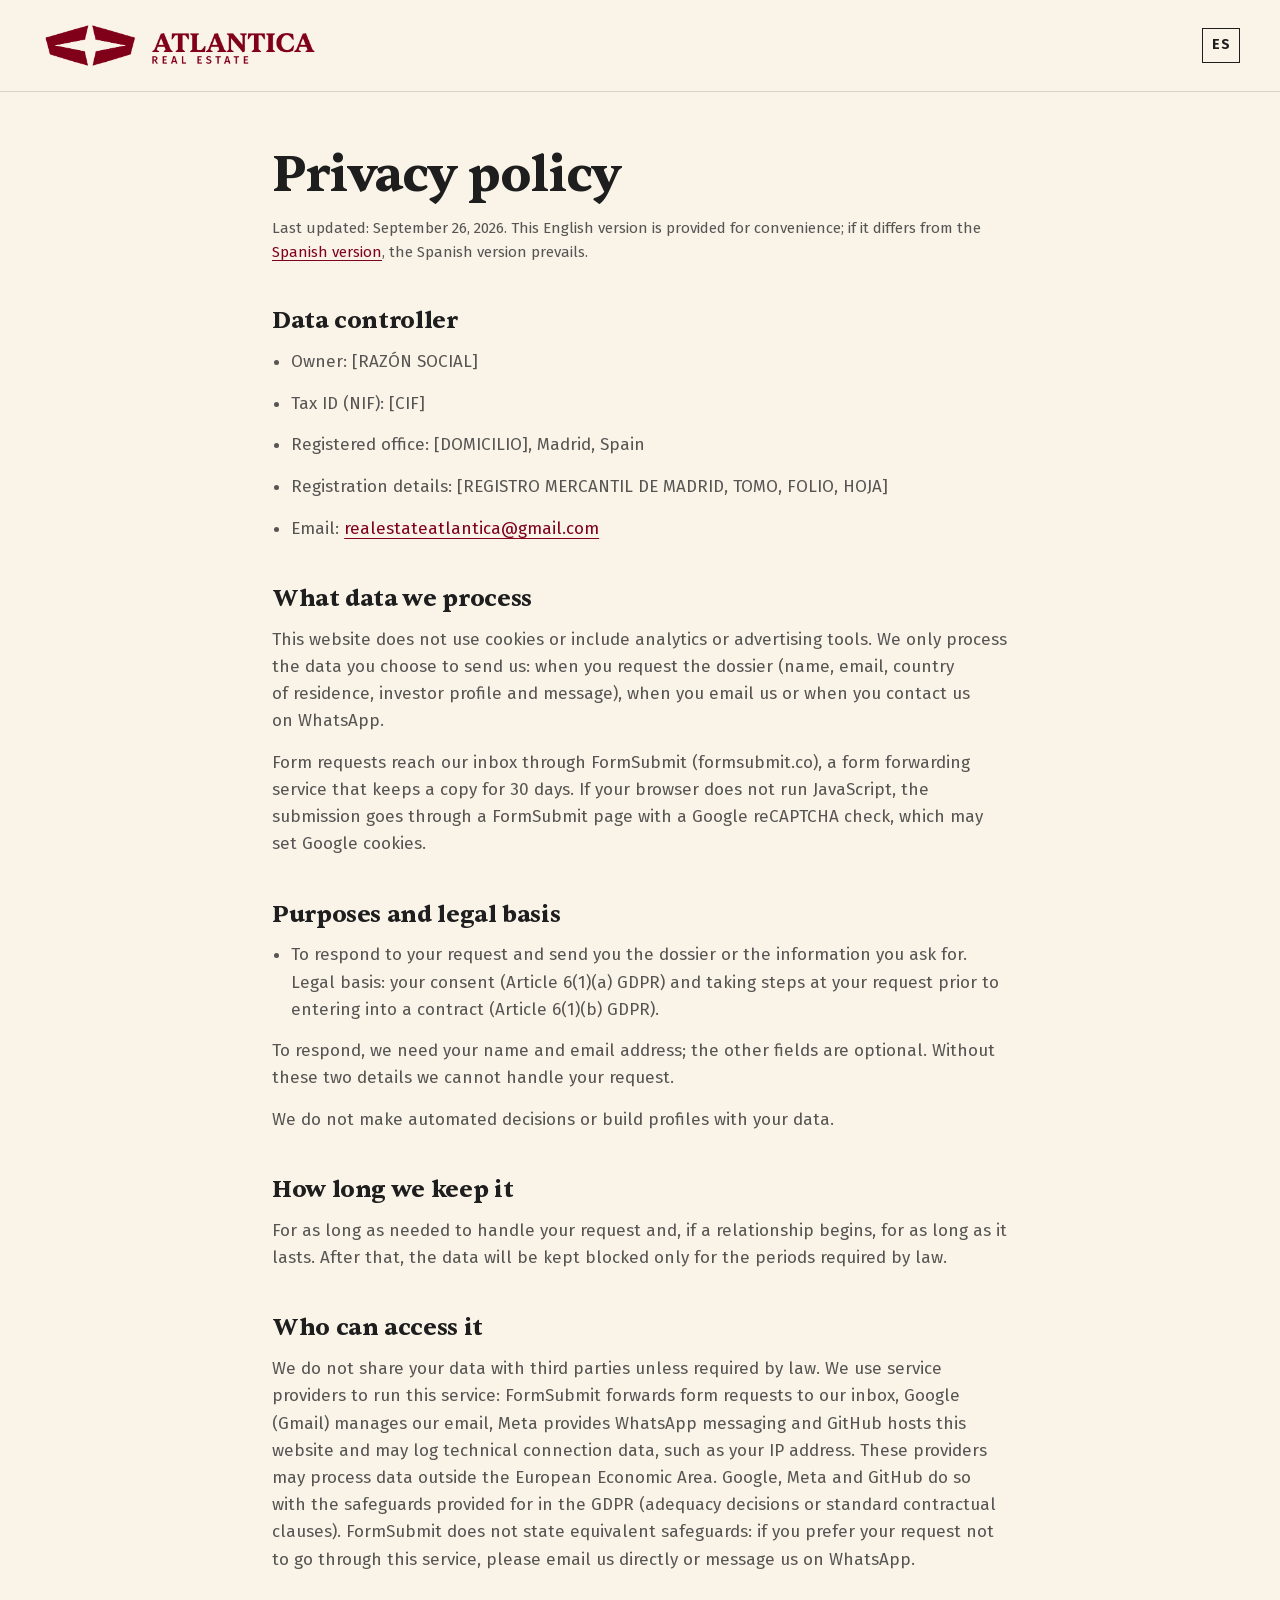
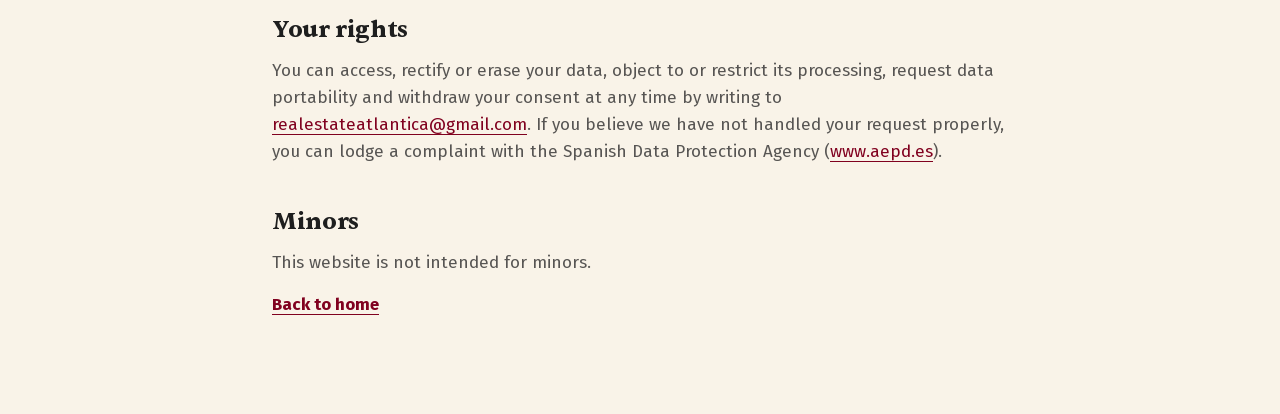
<file: privacy.html>
<!doctype html>
<html lang="en">
<head>
<meta charset="utf-8">
<meta name="viewport" content="width=device-width, initial-scale=1">
<title>Privacy policy | Atlantica Real Estate</title>
<meta http-equiv="Content-Security-Policy" content="default-src 'self'; script-src 'none'; style-src 'self'; img-src 'self'; font-src 'self'; object-src 'none'; base-uri 'self'; form-action 'none'">
<meta name="referrer" content="strict-origin-when-cross-origin">
<meta name="color-scheme" content="light dark">
<link rel="icon" href="assets/favicon-32.png" sizes="32x32" type="image/png">
<link rel="stylesheet" href="css/estilos.css">
</head>
<body class="legal">
<header class="legal__cabecera">
  <div class="contenedor legal__fila">
    <a href="index.html" aria-label="Atlantica Real Estate, back to home">
      <picture><source srcset="assets/marca/isotipo-butter.png" media="(prefers-color-scheme: dark) and (max-width: 359px)">
      <source srcset="assets/marca/isotipo-wine.png" media="(max-width: 359px)">
      <source srcset="assets/marca/logo-horizontal-butter.png" media="(prefers-color-scheme: dark)">
      <img src="assets/marca/logo-horizontal-wine.png" width="280" height="51" alt="Atlantica Real Estate"></picture>
    </a>
    <a class="nav__idioma" href="es/privacidad.html" hreflang="es" lang="es" aria-label="Versión en español">ES</a>
  </div>
</header>
<main class="contenedor legal__texto">
<h1>Privacy policy</h1>
<p class="legal__fecha">Last updated: September 26, 2026. This English version is provided for convenience; if it differs from the <a href="es/privacidad.html" hreflang="es">Spanish version</a>, the Spanish version prevails.</p>
<h2>Data controller</h2>
<ul>
  <li>Owner: [RAZÓN SOCIAL]</li>
  <li>Tax ID (NIF): [CIF]</li>
  <li>Registered office: [DOMICILIO], Madrid, Spain</li>
  <li>Registration details: [REGISTRO MERCANTIL DE MADRID, TOMO, FOLIO, HOJA]</li>
  <li>Email: <a href="mailto:realestateatlantica@gmail.com">realestateatlantica@gmail.com</a></li>
</ul>

<h2>What data we process</h2>
<p>This website does not use cookies or include analytics or advertising tools. We only process the data you choose to send us: when you request the dossier (name, email, country of residence, investor profile and message), when you email us or when you contact us on WhatsApp.</p>
<p>Form requests reach our inbox through FormSubmit (formsubmit.co), a form forwarding service that keeps a copy for 30 days. If your browser does not run JavaScript, the submission goes through a FormSubmit page with a Google reCAPTCHA check, which may set Google cookies.</p>

<h2>Purposes and legal basis</h2>
<ul>
  <li>To respond to your request and send you the dossier or the information you ask for. Legal basis: your consent (Article 6(1)(a) GDPR) and taking steps at your request prior to entering into a contract (Article 6(1)(b) GDPR).</li>
</ul>
<p>To respond, we need your name and email address; the other fields are optional. Without these two details we cannot handle your request.</p>
<p>We do not make automated decisions or build profiles with your data.</p>

<h2>How long we keep it</h2>
<p>For as long as needed to handle your request and, if a relationship begins, for as long as it lasts. After that, the data will be kept blocked only for the periods required by law.</p>

<h2>Who can access it</h2>
<p>We do not share your data with third parties unless required by law. We use service providers to run this service: FormSubmit forwards form requests to our inbox, Google (Gmail) manages our email, Meta provides WhatsApp messaging and GitHub hosts this website and may log technical connection data, such as your IP address. These providers may process data outside the European Economic Area. Google, Meta and GitHub do so with the safeguards provided for in the GDPR (adequacy decisions or standard contractual clauses). FormSubmit does not state equivalent safeguards: if you prefer your request not to go through this service, please email us directly or message us on WhatsApp.</p>

<h2>Your rights</h2>
<p>You can access, rectify or erase your data, object to or restrict its processing, request data portability and withdraw your consent at any time by writing to <a href="mailto:realestateatlantica@gmail.com">realestateatlantica@gmail.com</a>. If you believe we have not handled your request properly, you can lodge a complaint with the Spanish Data Protection Agency (<a href="https://www.aepd.es">www.aepd.es</a>).</p>

<h2>Minors</h2>
<p>This website is not intended for minors.</p>

<p class="legal__volver"><a href="index.html">Back to home</a></p>
</main>
</body>
</html>
</file>
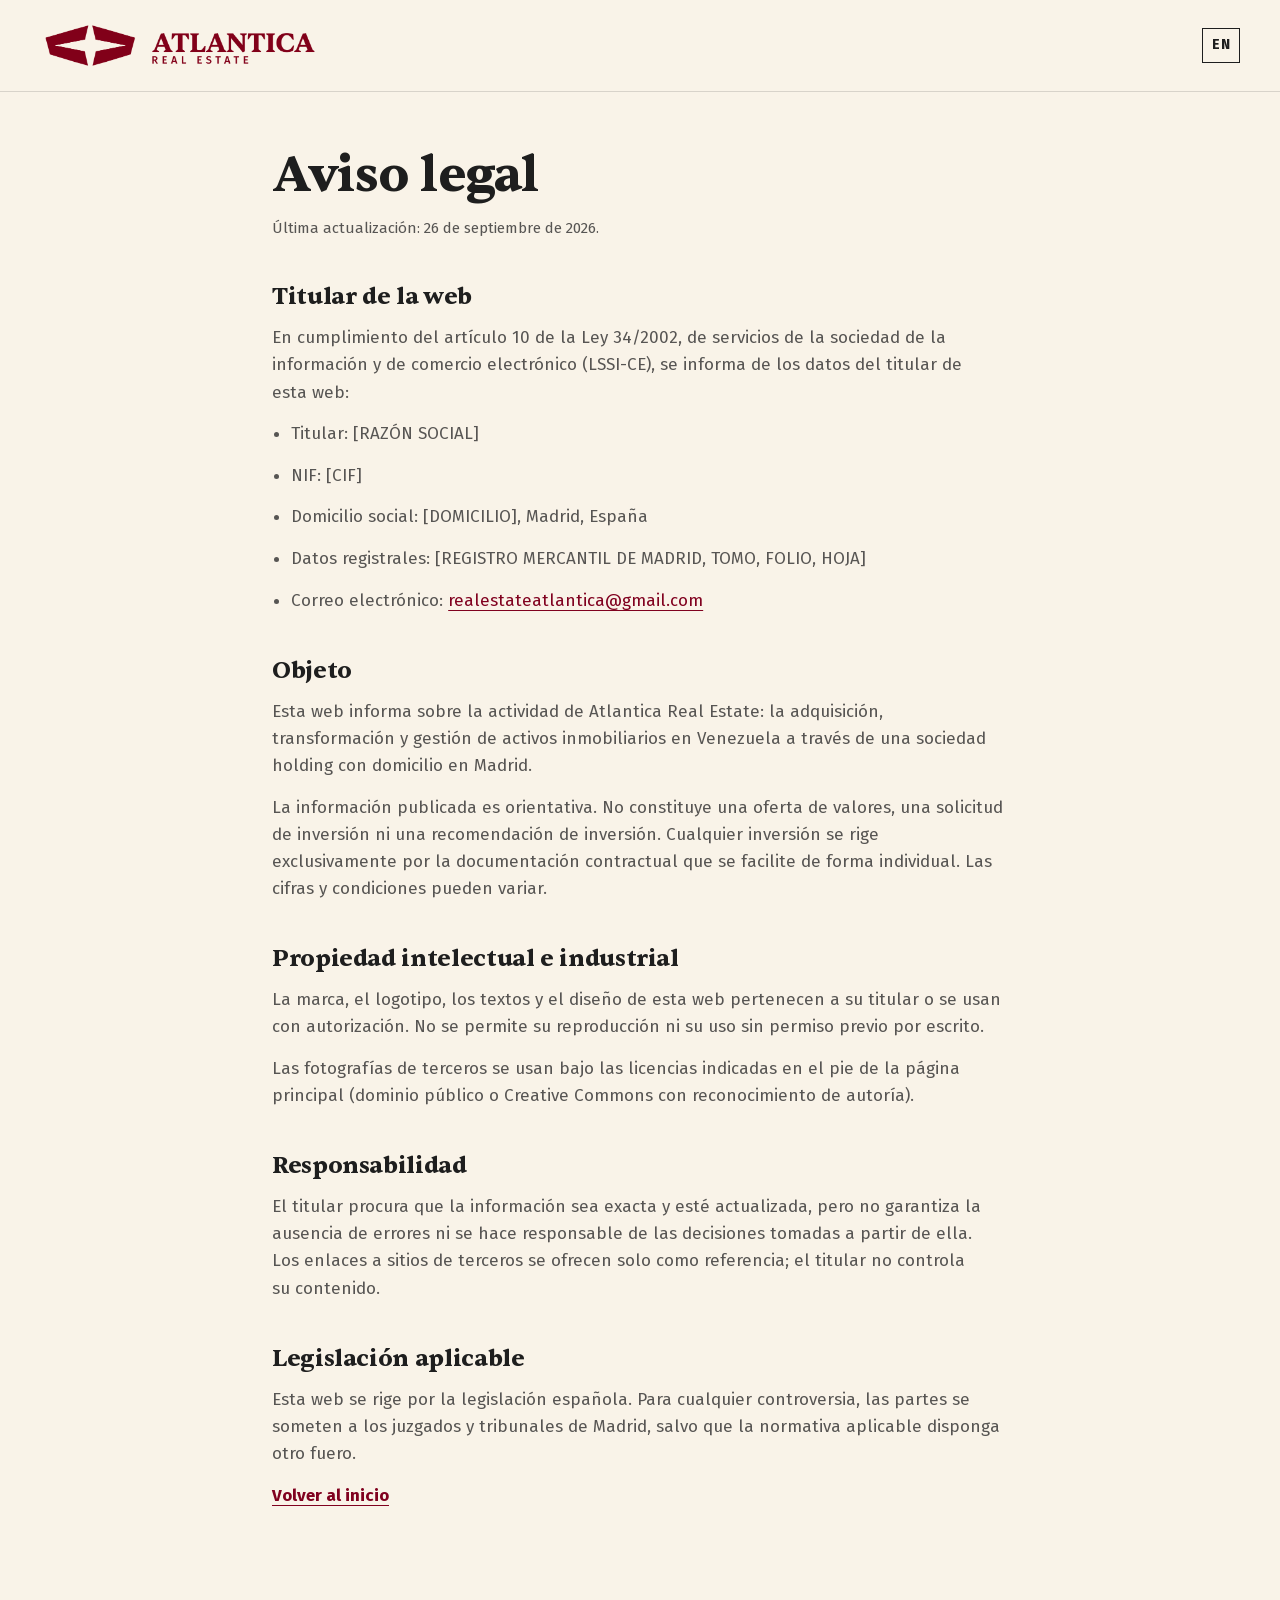
<file: es/aviso-legal.html>
<!doctype html>
<html lang="es">
<head>
<meta charset="utf-8">
<meta name="viewport" content="width=device-width, initial-scale=1">
<title>Aviso legal | Atlantica Real Estate</title>
<meta http-equiv="Content-Security-Policy" content="default-src 'self'; script-src 'none'; style-src 'self'; img-src 'self'; font-src 'self'; object-src 'none'; base-uri 'self'; form-action 'none'">
<meta name="referrer" content="strict-origin-when-cross-origin">
<meta name="color-scheme" content="light dark">
<link rel="icon" href="../assets/favicon-32.png" sizes="32x32" type="image/png">
<link rel="stylesheet" href="../css/estilos.css">
</head>
<body class="legal">
<header class="legal__cabecera">
  <div class="contenedor legal__fila">
    <a href="index.html" aria-label="Atlantica Real Estate, volver al inicio">
      <picture><source srcset="../assets/marca/isotipo-butter.png" media="(prefers-color-scheme: dark) and (max-width: 359px)">
      <source srcset="../assets/marca/isotipo-wine.png" media="(max-width: 359px)">
      <source srcset="../assets/marca/logo-horizontal-butter.png" media="(prefers-color-scheme: dark)">
      <img src="../assets/marca/logo-horizontal-wine.png" width="280" height="51" alt="Atlantica Real Estate"></picture>
    </a>
    <a class="nav__idioma" href="../legal-notice.html" hreflang="en" lang="en" aria-label="English version">EN</a>
  </div>
</header>
<main class="contenedor legal__texto">
<h1>Aviso legal</h1>
<p class="legal__fecha">Última actualización: 26 de septiembre de 2026.</p>
<h2>Titular de la web</h2>
<p>En cumplimiento del artículo 10 de la Ley 34/2002, de servicios de la sociedad de la información y de comercio electrónico (LSSI-CE), se informa de los datos del titular de esta web:</p>
<ul>
  <li>Titular: [RAZÓN SOCIAL]</li>
  <li>NIF: [CIF]</li>
  <li>Domicilio social: [DOMICILIO], Madrid, España</li>
  <li>Datos registrales: [REGISTRO MERCANTIL DE MADRID, TOMO, FOLIO, HOJA]</li>
  <li>Correo electrónico: <a href="mailto:realestateatlantica@gmail.com">realestateatlantica@gmail.com</a></li>
</ul>

<h2>Objeto</h2>
<p>Esta web informa sobre la actividad de Atlantica Real Estate: la adquisición, transformación y gestión de activos inmobiliarios en Venezuela a través de una sociedad holding con domicilio en Madrid.</p>
<p>La información publicada es orientativa. No constituye una oferta de valores, una solicitud de inversión ni una recomendación de inversión. Cualquier inversión se rige exclusivamente por la documentación contractual que se facilite de forma individual. Las cifras y condiciones pueden variar.</p>

<h2>Propiedad intelectual e industrial</h2>
<p>La marca, el logotipo, los textos y el diseño de esta web pertenecen a su titular o se usan con autorización. No se permite su reproducción ni su uso sin permiso previo por escrito.</p>
<p>Las fotografías de terceros se usan bajo las licencias indicadas en el pie de la página principal (dominio público o Creative Commons con reconocimiento de autoría).</p>

<h2>Responsabilidad</h2>
<p>El titular procura que la información sea exacta y esté actualizada, pero no garantiza la ausencia de errores ni se hace responsable de las decisiones tomadas a partir de ella. Los enlaces a sitios de terceros se ofrecen solo como referencia; el titular no controla su contenido.</p>

<h2>Legislación aplicable</h2>
<p>Esta web se rige por la legislación española. Para cualquier controversia, las partes se someten a los juzgados y tribunales de Madrid, salvo que la normativa aplicable disponga otro fuero.</p>

<p class="legal__volver"><a href="index.html">Volver al inicio</a></p>
</main>
</body>
</html>
</file>
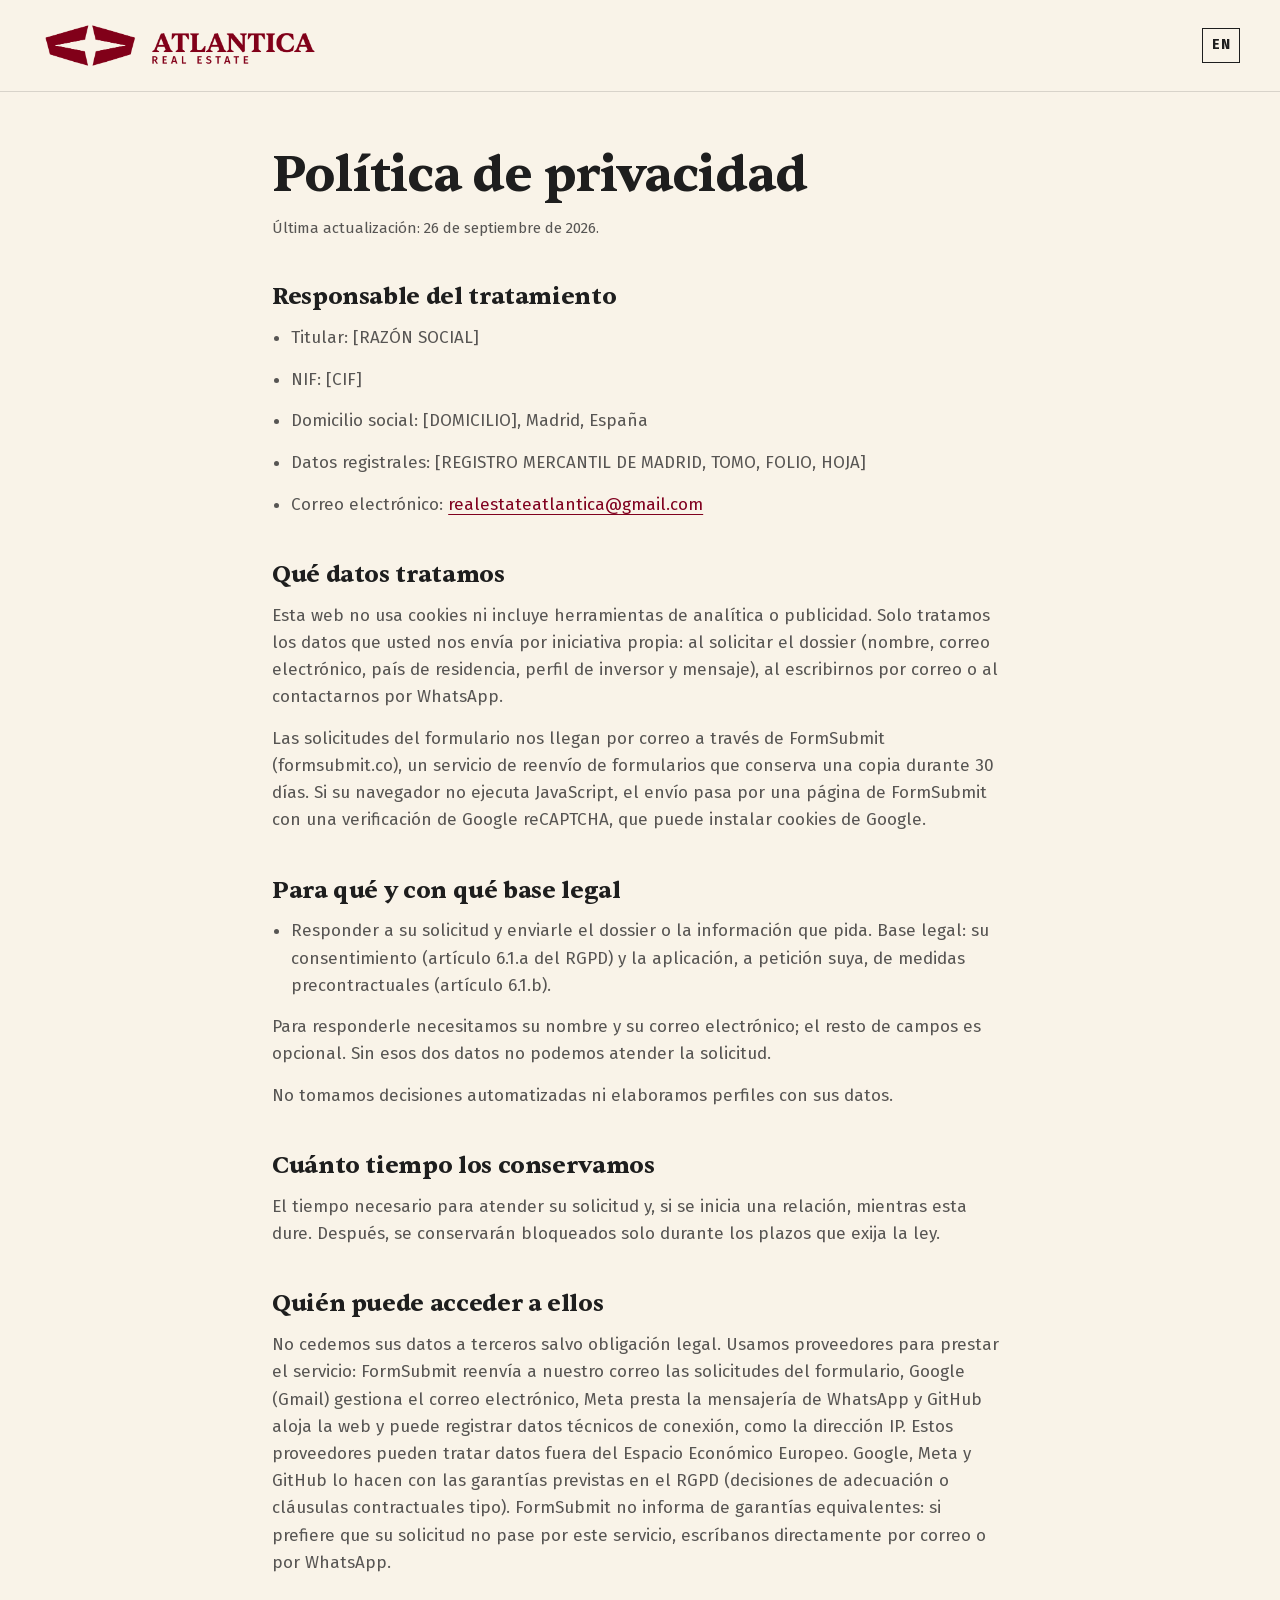
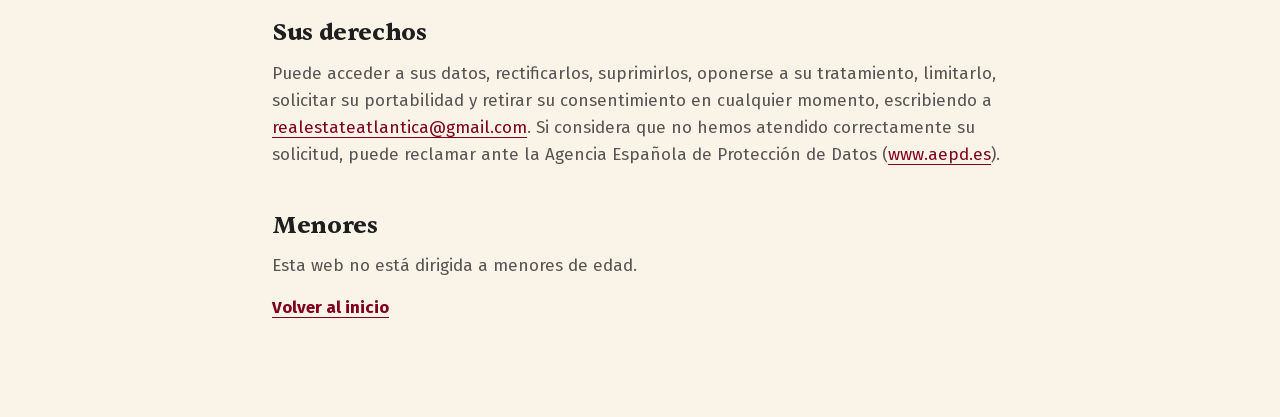
<file: es/privacidad.html>
<!doctype html>
<html lang="es">
<head>
<meta charset="utf-8">
<meta name="viewport" content="width=device-width, initial-scale=1">
<title>Política de privacidad | Atlantica Real Estate</title>
<meta http-equiv="Content-Security-Policy" content="default-src 'self'; script-src 'none'; style-src 'self'; img-src 'self'; font-src 'self'; object-src 'none'; base-uri 'self'; form-action 'none'">
<meta name="referrer" content="strict-origin-when-cross-origin">
<meta name="color-scheme" content="light dark">
<link rel="icon" href="../assets/favicon-32.png" sizes="32x32" type="image/png">
<link rel="stylesheet" href="../css/estilos.css">
</head>
<body class="legal">
<header class="legal__cabecera">
  <div class="contenedor legal__fila">
    <a href="index.html" aria-label="Atlantica Real Estate, volver al inicio">
      <picture><source srcset="../assets/marca/isotipo-butter.png" media="(prefers-color-scheme: dark) and (max-width: 359px)">
      <source srcset="../assets/marca/isotipo-wine.png" media="(max-width: 359px)">
      <source srcset="../assets/marca/logo-horizontal-butter.png" media="(prefers-color-scheme: dark)">
      <img src="../assets/marca/logo-horizontal-wine.png" width="280" height="51" alt="Atlantica Real Estate"></picture>
    </a>
    <a class="nav__idioma" href="../privacy.html" hreflang="en" lang="en" aria-label="English version">EN</a>
  </div>
</header>
<main class="contenedor legal__texto">
<h1>Política de privacidad</h1>
<p class="legal__fecha">Última actualización: 26 de septiembre de 2026.</p>
<h2>Responsable del tratamiento</h2>
<ul>
  <li>Titular: [RAZÓN SOCIAL]</li>
  <li>NIF: [CIF]</li>
  <li>Domicilio social: [DOMICILIO], Madrid, España</li>
  <li>Datos registrales: [REGISTRO MERCANTIL DE MADRID, TOMO, FOLIO, HOJA]</li>
  <li>Correo electrónico: <a href="mailto:realestateatlantica@gmail.com">realestateatlantica@gmail.com</a></li>
</ul>

<h2>Qué datos tratamos</h2>
<p>Esta web no usa cookies ni incluye herramientas de analítica o publicidad. Solo tratamos los datos que usted nos envía por iniciativa propia: al solicitar el dossier (nombre, correo electrónico, país de residencia, perfil de inversor y mensaje), al escribirnos por correo o al contactarnos por WhatsApp.</p>
<p>Las solicitudes del formulario nos llegan por correo a través de FormSubmit (formsubmit.co), un servicio de reenvío de formularios que conserva una copia durante 30 días. Si su navegador no ejecuta JavaScript, el envío pasa por una página de FormSubmit con una verificación de Google reCAPTCHA, que puede instalar cookies de Google.</p>

<h2>Para qué y con qué base legal</h2>
<ul>
  <li>Responder a su solicitud y enviarle el dossier o la información que pida. Base legal: su consentimiento (artículo 6.1.a del RGPD) y la aplicación, a petición suya, de medidas precontractuales (artículo 6.1.b).</li>
</ul>
<p>Para responderle necesitamos su nombre y su correo electrónico; el resto de campos es opcional. Sin esos dos datos no podemos atender la solicitud.</p>
<p>No tomamos decisiones automatizadas ni elaboramos perfiles con sus datos.</p>

<h2>Cuánto tiempo los conservamos</h2>
<p>El tiempo necesario para atender su solicitud y, si se inicia una relación, mientras esta dure. Después, se conservarán bloqueados solo durante los plazos que exija la ley.</p>

<h2>Quién puede acceder a ellos</h2>
<p>No cedemos sus datos a terceros salvo obligación legal. Usamos proveedores para prestar el servicio: FormSubmit reenvía a nuestro correo las solicitudes del formulario, Google (Gmail) gestiona el correo electrónico, Meta presta la mensajería de WhatsApp y GitHub aloja la web y puede registrar datos técnicos de conexión, como la dirección IP. Estos proveedores pueden tratar datos fuera del Espacio Económico Europeo. Google, Meta y GitHub lo hacen con las garantías previstas en el RGPD (decisiones de adecuación o cláusulas contractuales tipo). FormSubmit no informa de garantías equivalentes: si prefiere que su solicitud no pase por este servicio, escríbanos directamente por correo o por WhatsApp.</p>

<h2>Sus derechos</h2>
<p>Puede acceder a sus datos, rectificarlos, suprimirlos, oponerse a su tratamiento, limitarlo, solicitar su portabilidad y retirar su consentimiento en cualquier momento, escribiendo a <a href="mailto:realestateatlantica@gmail.com">realestateatlantica@gmail.com</a>. Si considera que no hemos atendido correctamente su solicitud, puede reclamar ante la Agencia Española de Protección de Datos (<a href="https://www.aepd.es">www.aepd.es</a>).</p>

<h2>Menores</h2>
<p>Esta web no está dirigida a menores de edad.</p>

<p class="legal__volver"><a href="index.html">Volver al inicio</a></p>
</main>
</body>
</html>
</file>
<file: css/estilos.css>
/* Atlantica Real Estate. Landing.
   Paleta, tipografías y reglas de uso: Manual de Identidad Visual (febrero 2026).
   Wine Red sobre Butter es la versión prioritaria; en modo oscuro el acento pasa a Butter
   porque el manual desaconseja Wine sobre Blackout. */

@font-face { font-family: "Sentient"; src: url("../assets/fuentes/sentient-700.woff2") format("woff2"); font-weight: 700; font-style: normal; font-display: swap; }
@font-face { font-family: "Fira Sans"; src: url("../assets/fuentes/fira-sans-400.woff2") format("woff2"); font-weight: 400; font-style: normal; font-display: swap; }
@font-face { font-family: "Fira Sans"; src: url("../assets/fuentes/fira-sans-700.woff2") format("woff2"); font-weight: 700; font-style: normal; font-display: swap; }
@font-face { font-family: "Fira Sans"; src: url("../assets/fuentes/fira-sans-800.woff2") format("woff2"); font-weight: 800; font-style: normal; font-display: swap; }

:root {
  --wine: #80011F;
  --butter: #F9F3E8;
  --blackout: #1E1E1E;

  --fondo: var(--butter);
  --fondo-alterno: color-mix(in srgb, var(--butter) 94%, var(--blackout));
  --texto: var(--blackout);
  --texto-suave: color-mix(in srgb, var(--blackout) 74%, var(--butter));
  --acento: var(--wine);
  --linea: color-mix(in srgb, var(--blackout) 15%, var(--butter));

  --f-titular: "Sentient", "Iowan Old Style", Georgia, serif;
  --f-texto: "Fira Sans", system-ui, -apple-system, "Segoe UI", sans-serif;

  --contenedor: 1240px;
  --margen: clamp(1.25rem, 4vw, 2.5rem);
  --seccion: clamp(5rem, 9vw, 8.5rem);
  --cabecera: 76px;
  --ease: cubic-bezier(0.16, 1, 0.3, 1);

  color-scheme: light dark;
}

@media (prefers-color-scheme: dark) {
  :root {
    --fondo: var(--blackout);
    --fondo-alterno: color-mix(in srgb, var(--blackout) 91%, var(--butter));
    --texto: var(--butter);
    --texto-suave: color-mix(in srgb, var(--butter) 76%, var(--blackout));
    --acento: var(--butter);
    --linea: color-mix(in srgb, var(--butter) 16%, var(--blackout));
  }
}

/* ---------- Base ---------- */
*, *::before, *::after { box-sizing: border-box; }
html { -webkit-text-size-adjust: 100%; scroll-padding-top: calc(var(--cabecera) + 1rem); scrollbar-color: color-mix(in srgb, var(--texto) 35%, transparent) var(--fondo); }
@media (prefers-reduced-motion: no-preference) { html { scroll-behavior: smooth; } }
body { margin: 0; background: var(--fondo); color: var(--texto); font: 400 1.0625rem/1.6 var(--f-texto); -webkit-font-smoothing: antialiased; text-rendering: optimizeLegibility; }
html.menu-abierto { overflow: hidden; }
img { display: block; max-width: 100%; height: auto; }
h1, h2, h3, h4, p, figure, dl, dd { margin: 0; }
h1, h2 { font-family: var(--f-titular); font-weight: 700; letter-spacing: -0.015em; text-wrap: balance; }
h2 { font-size: clamp(2rem, 1.35rem + 2.4vw, 3.25rem); line-height: 1.06; max-width: 22ch; }
h3 { font-weight: 800; font-size: 1.0625rem; line-height: 1.3; }
p { text-wrap: pretty; }
strong { font-weight: 700; }
a { color: inherit; text-decoration-thickness: 1px; text-underline-offset: 0.22em; }
::selection { background: var(--wine); color: var(--butter); }
:focus-visible { outline: 2px solid var(--acento); outline-offset: 3px; }
input, textarea, select { caret-color: currentColor; }

.contenedor { width: min(100% - 2 * var(--margen), var(--contenedor)); margin-inline: auto; }
.seccion { padding-block: var(--seccion); }
.entradilla { margin-top: 1.25rem; font-size: clamp(1.125rem, 1rem + 0.45vw, 1.3rem); line-height: 1.5; color: var(--texto-suave); max-width: 52ch; }
.solo-lector { position: absolute; width: 1px; height: 1px; overflow: hidden; clip-path: inset(50%); white-space: nowrap; }
.sprite { position: absolute; width: 0; height: 0; overflow: hidden; }
.icono { width: 1.15em; height: 1.15em; flex: none; }
.saltar { position: absolute; left: 1rem; top: -5rem; z-index: 40; padding: 0.75rem 1rem; background: var(--wine); color: var(--butter); font-weight: 700; }
.saltar:focus { top: 1rem; }

.sin-corte { white-space: nowrap; }

/* ---------- Botones: esquinas rectas, como los cortes del isotipo ---------- */
.boton { display: inline-flex; align-items: center; justify-content: center; gap: 0.6rem; min-height: 52px; padding: 0 1.6rem; border: 1px solid transparent; border-radius: 0; font: 700 0.9375rem/1 var(--f-texto); letter-spacing: 0.02em; text-decoration: none; white-space: nowrap; cursor: pointer; transition: background-color 0.3s var(--ease), color 0.3s var(--ease), border-color 0.3s var(--ease), transform 0.15s var(--ease); }
.boton:active { transform: scale(0.98); }
.boton .icono { transition: transform 0.3s var(--ease); }
.boton:hover .icono { transform: translateX(3px); }
.boton--primario { background: var(--wine); color: var(--butter); }
.boton--primario:hover { background: color-mix(in srgb, var(--wine) 80%, var(--blackout)); }
.boton--contorno-claro { border-color: color-mix(in srgb, var(--butter) 70%, transparent); color: var(--butter); }
.boton--contorno-claro:hover { background: var(--butter); color: var(--blackout); }
.boton--claro { background: var(--butter); color: var(--wine); }
.boton--claro:hover { background: color-mix(in srgb, var(--butter) 86%, var(--wine)); }
@media (prefers-color-scheme: dark) { .boton--primario { border-color: color-mix(in srgb, var(--butter) 25%, transparent); } }

/* ---------- Cabecera ---------- */
.cabecera { position: fixed; inset: 0 0 auto; z-index: 20; height: var(--cabecera); color: var(--butter); transition: background-color 0.4s var(--ease), color 0.4s var(--ease), box-shadow 0.4s var(--ease); }
.cabecera[data-estado="solida"] { background: var(--fondo); color: var(--texto); box-shadow: 0 1px 0 var(--linea); }
.cabecera__fila { height: 100%; display: flex; align-items: center; justify-content: space-between; gap: 2rem; }
.cabecera__marca { position: relative; z-index: 2; display: block; width: 280px; height: 51px; flex: none; }
.logo { position: absolute; inset: 0; width: 280px; height: 51px; transition: opacity 0.4s var(--ease); }
.logo--color, .cabecera[data-estado="solida"] .logo--claro { opacity: 0; }
.cabecera[data-estado="solida"] .logo--color { opacity: 1; }
@media (prefers-color-scheme: dark) {
  .cabecera[data-estado="solida"] .logo--claro { opacity: 1; }
  .cabecera[data-estado="solida"] .logo--color { opacity: 0; }
}
.nav { display: flex; align-items: center; gap: 2.25rem; }
.nav__enlaces { display: flex; gap: 1.9rem; list-style: none; margin: 0; padding: 0; }
.nav__enlaces a { display: block; padding-block: 0.5rem; font-weight: 700; font-size: 0.9375rem; text-decoration: none; background: linear-gradient(currentColor 0 0) left bottom / 0 1px no-repeat; transition: background-size 0.35s var(--ease); }
.nav__enlaces a:hover { background-size: 100% 1px; }
.nav__idioma { font-weight: 700; font-size: 0.875rem; letter-spacing: 0.04em; text-decoration: none; padding: 0.35rem 0.55rem; border: 1px solid currentColor; }
.nav__idioma:hover { background: color-mix(in srgb, currentColor 14%, transparent); }
.menu-boton { display: none; position: relative; z-index: 2; width: 48px; height: 48px; align-items: center; justify-content: center; padding: 0; border: 0; background: none; color: inherit; cursor: pointer; }
.menu-boton .icono { width: 28px; height: 28px; }
.menu-boton .icono--cerrar, .menu-boton[aria-expanded="true"] .icono--abrir { display: none; }
.menu-boton[aria-expanded="true"] .icono--cerrar { display: block; }

@media (max-width: 1099px) {
  .cabecera__fila { gap: 0; }
  .menu-boton { display: inline-flex; flex: none; margin-right: -10px; }   /* el icono queda alineado con el margen; el área táctil sigue siendo de 48 px */
  .nav { position: fixed; inset: 0; z-index: 1; flex-direction: column; align-items: flex-start; justify-content: center; gap: 2.5rem; padding: calc(var(--cabecera) + 2rem) var(--margen) 3rem; background: var(--blackout); color: var(--butter); visibility: hidden; opacity: 0; transition: opacity 0.35s var(--ease), visibility 0s linear 0.35s; }
  .nav[data-abierto] { visibility: visible; opacity: 1; transition: opacity 0.35s var(--ease), visibility 0s; }
  .nav__enlaces { flex-direction: column; gap: 0.75rem; }
  .nav__enlaces a { font: 700 clamp(2rem, 8vw, 2.75rem)/1.15 var(--f-titular); letter-spacing: -0.01em; }
  html.menu-abierto .cabecera { color: var(--butter); background: transparent; box-shadow: none; }
  html.menu-abierto .cabecera .logo--claro { opacity: 1; }
  html.menu-abierto .cabecera .logo--color { opacity: 0; }
}

/* ---------- Portada ---------- */
.portada { position: relative; isolation: isolate; min-height: min(100svh, 960px); display: flex; align-items: flex-end; color: var(--butter); background: var(--blackout); overflow: hidden; }
.portada__foto { position: absolute; inset: 0; z-index: -2; width: 100%; height: 100%; object-fit: cover; object-position: 72% 50%; filter: saturate(0.9) contrast(1.04); }
.portada::after { content: ""; position: absolute; inset: 0; z-index: -1; background:
  linear-gradient(90deg, rgb(30 30 30 / 0.84) 0%, rgb(30 30 30 / 0.58) 40%, rgb(30 30 30 / 0.12) 76%, rgb(30 30 30 / 0.04) 100%),
  linear-gradient(0deg, rgb(30 30 30 / 0.55) 0%, rgb(30 30 30 / 0) 45%),
  linear-gradient(180deg, rgb(30 30 30 / 0.5) 0%, rgb(30 30 30 / 0) 22%); }
.portada__contenido { padding-block: calc(var(--cabecera) + 4rem) clamp(4rem, 10vh, 7rem); }
.portada__titulo { font-size: clamp(3rem, 1.4rem + 6.4vw, 6rem); line-height: 1; max-width: 11ch; }
.portada__texto { margin-top: 1.5rem; max-width: 40ch; font-size: clamp(1.125rem, 1rem + 0.5vw, 1.35rem); line-height: 1.5; color: color-mix(in srgb, var(--butter) 92%, transparent); }
.portada__acciones { display: flex; flex-wrap: wrap; gap: 1rem; margin-top: 2.5rem; }
@media (max-width: 699px) {
  .portada::after { background: linear-gradient(0deg, rgb(30 30 30 / 0.9) 0%, rgb(30 30 30 / 0.6) 55%, rgb(30 30 30 / 0.35) 100%); }
  .portada__foto { object-position: 50% 50%; }
}

/* El único momento de movimiento: la entrada de la portada */
@media (prefers-reduced-motion: no-preference) {
  .js .portada__foto { animation: acercar 2.6s var(--ease) both; }
  .js .portada__titulo, .js .portada__texto, .js .portada__acciones { animation: entrar 1.1s var(--ease) both; }
  .js .portada__texto { animation-delay: 0.12s; }
  .js .portada__acciones { animation-delay: 0.24s; }
}
@keyframes acercar { from { transform: scale(1.06); } }
@keyframes entrar { from { opacity: 0; transform: translateY(18px); filter: blur(6px); } }

/* ---------- Posicionamiento ---------- */
.intro__rejilla { display: grid; gap: 3rem; }
.intro__titulo { font-size: clamp(2rem, 1.4rem + 2.3vw, 3.1rem); max-width: 16ch; }
.intro__texto { margin-top: 1.5rem; max-width: 46ch; color: var(--texto-suave); }
.pilares { list-style: none; margin: 0; padding: 0; }
.pilares li { display: grid; grid-template-columns: 48px 1fr; column-gap: 1.4rem; row-gap: 0.35rem; padding-block: 1.75rem; border-top: 1px solid var(--linea); }
.pilares li:last-child { padding-bottom: 0; }
.pilares__icono { grid-row: span 2; margin-top: 0.1rem; }
.pilares__icono img { width: 40px; height: 40px; object-fit: contain; object-position: left top; }
.pilares p { max-width: 50ch; color: var(--texto-suave); }
@media (min-width: 960px) { .intro__rejilla { grid-template-columns: 5fr 6fr; column-gap: clamp(3rem, 7vw, 7rem); align-items: start; } .pilares li:first-child { padding-top: 0.4rem; border-top: 0; } }

/* ---------- Valencia ---------- */
.valencia__rejilla { display: grid; gap: 3.5rem; }
.lista-datos { display: grid; gap: 1.1rem; list-style: none; margin: 2.25rem 0 0; padding: 0; }
.lista-datos li { max-width: 56ch; color: var(--texto-suave); }
.lista-datos strong { color: var(--texto); }
.mapa { position: relative; padding: clamp(1.5rem, 3.5vw, 2.5rem); background: var(--fondo-alterno); }
.mapa__lienzo { position: relative; margin: 0.75rem 0 1.9rem 2.7rem; }
.mapa__reticula { position: absolute; inset: 0; width: 100%; height: 100%; overflow: visible; }
.mapa__reticula line { stroke: var(--texto); stroke-opacity: 0.14; stroke-width: 1; vector-effect: non-scaling-stroke; }
.mapa__reticula .mapa__ruta { stroke: var(--acento); stroke-opacity: 1; stroke-width: 1.5; stroke-dasharray: 3 4; }
.mapa__coord { position: absolute; transform: translate(calc(-100% - 0.6rem), -50%); font-size: 0.6875rem; color: var(--texto-suave); white-space: nowrap; }
.mapa__coord--lon { transform: translate(-50%, 0.55rem); }
.mapa__punto { position: absolute; width: 11px; height: 11px; border-radius: 50%; transform: translate(-50%, -50%); background: var(--acento); }
.mapa__punto--actual { width: 13px; height: 13px; box-shadow: 0 0 0 9px color-mix(in srgb, var(--acento) 18%, transparent); }
.mapa__punto--puerto { width: 7px; height: 7px; background: var(--texto); }
.mapa__punto--prevista { background: var(--fondo-alterno); border: 1.5px solid var(--acento); }
.mapa__lugar { position: absolute; transform: translate(0.95rem, -50%); font-size: 0.875rem; line-height: 1.2; white-space: nowrap; }
.mapa__lugar--izq { transform: translate(calc(-100% - 0.95rem), -50%); }
.mapa__lugar--arriba { transform: translate(-50%, calc(-100% - 0.75rem)); }
.mapa__lugar--principal { font-weight: 800; font-size: 0.9375rem; }
.mapa__lugar--borde { left: auto; right: 0; display: inline-flex; align-items: center; gap: 0.35rem; transform: translateY(-50%); color: var(--texto-suave); }
.mapa__dato { position: absolute; transform: translate(calc(-100% - 0.75rem), -50%); font-size: 0.75rem; font-weight: 700; color: var(--acento); }
.mapa__rosa { position: absolute; right: 0; bottom: 0.4rem; }
.mapa__rosa img { width: 30px; height: 25px; }
.mapa__leyenda { display: flex; flex-wrap: wrap; gap: 0.5rem 1.75rem; margin-top: 1.25rem; font-size: 0.875rem; color: var(--texto-suave); }
.leyenda { display: inline-flex; align-items: center; gap: 0.55rem; }
.leyenda::before { content: ""; width: 10px; height: 10px; border-radius: 50%; }
.leyenda--actual::before { background: var(--acento); }
.leyenda--prevista::before { border: 1.5px solid var(--acento); }
@media (min-width: 1000px) { .valencia__rejilla { grid-template-columns: 1fr 1.15fr; column-gap: clamp(3rem, 6vw, 6rem); align-items: center; } }

/* ---------- Modelo: la cadena de valor ---------- */
.modelo { background: var(--fondo-alterno); }
.cadena { position: relative; display: grid; gap: 2.25rem; list-style: none; margin: 3.5rem 0 0; padding: 0 0 0 1.9rem; }
.cadena::before { content: ""; position: absolute; left: 5px; top: 0.6rem; bottom: 0.6rem; width: 1px; background: var(--acento); transform-origin: top; }
.cadena li { position: relative; }
.cadena li::before { content: ""; position: absolute; left: calc(-1.9rem + 0.5px); top: 0.55rem; width: 11px; height: 11px; background: var(--acento); }
.cadena h3 { font: 700 1.6rem/1.1 var(--f-titular); letter-spacing: -0.01em; }
.cadena p { margin-top: 0.6rem; font-size: 1rem; color: var(--texto-suave); max-width: 44ch; }
@media (min-width: 1000px) {
  .cadena { grid-template-columns: repeat(5, 1fr); gap: 2.25rem; padding: 2.5rem 0 0; }
  .cadena::before { left: 0; right: 0; top: 0; bottom: auto; width: auto; height: 1px; transform-origin: left; }
  .cadena li::before { left: 0; top: calc(-2.5rem - 5px); }
}
@media (prefers-reduced-motion: no-preference) {
  .js .cadena::before { transition: transform 1.2s var(--ease); }
  .js .cadena:not([data-visible])::before { transform: scale(1, 0); }
}
@media (prefers-reduced-motion: no-preference) and (min-width: 1000px) {
  .js .cadena:not([data-visible])::before { transform: scale(0, 1); }
}

/* ---------- Suites ---------- */
.suites__rejilla { display: grid; gap: 3rem; }
.foto img { width: 100%; object-fit: cover; }
.foto figcaption { margin-top: 0.6rem; font-size: 0.8125rem; color: var(--texto-suave); }
.suites__principal img { aspect-ratio: 16 / 10; }
.suites__texto > p { margin-top: 1.25rem; color: var(--texto-suave); max-width: 50ch; }
.prestaciones { display: grid; grid-template-columns: 1fr; gap: 1.5rem 2rem; list-style: none; margin: 2.5rem 0 0; padding: 0; }
.prestaciones li { padding-top: 1rem; border-top: 1px solid var(--linea); }
.prestaciones p { margin-top: 0.35rem; font-size: 0.975rem; color: var(--texto-suave); }
.suites__secundaria { margin-top: 3rem; }
.suites__secundaria img { aspect-ratio: 3 / 2; }
@media (min-width: 560px) { .prestaciones { grid-template-columns: 1fr 1fr; } }
@media (min-width: 1000px) {
  .suites__rejilla { grid-template-columns: 7fr 5fr; column-gap: clamp(3rem, 5vw, 5rem); align-items: start; }
  .suites__principal { position: sticky; top: calc(var(--cabecera) + 2rem); }
  .suites__principal img { aspect-ratio: 4 / 3.2; }
}

/* ---------- Proyectos ---------- */
.atlas { display: grid; margin-top: 3.5rem; }
.atlas__panel { position: relative; overflow: hidden; display: flex; flex-direction: column; justify-content: flex-end; gap: 0.5rem; min-height: 300px; padding: clamp(1.75rem, 4vw, 3rem); background: var(--wine); color: var(--butter); }
.atlas__barras { position: absolute; right: -2%; top: 14%; width: auto; height: 96%; max-width: none; opacity: 0.14; }
.atlas__nombre { position: relative; font: 700 clamp(3rem, 2.2rem + 3vw, 4.75rem)/0.95 var(--f-titular); letter-spacing: -0.02em; }
.atlas__lugar { position: relative; font-weight: 700; color: color-mix(in srgb, var(--butter) 88%, var(--wine)); }
.atlas__ficha { padding: clamp(1.75rem, 4vw, 3rem); background: var(--fondo-alterno); }
.atlas__resumen { font-size: clamp(1.1rem, 1rem + 0.35vw, 1.25rem); line-height: 1.5; max-width: 46ch; }
.ficha { display: grid; grid-template-columns: repeat(2, minmax(0, 1fr)); gap: 1.75rem 2rem; margin-top: 2.25rem; }
.ficha dt { font-size: 0.875rem; font-weight: 700; color: var(--texto-suave); }
.ficha dd { margin-top: 0.3rem; font: 700 clamp(1.3rem, 1.1rem + 0.6vw, 1.65rem)/1.15 var(--f-titular); font-variant-numeric: lining-nums tabular-nums; }
.atlas__nota { margin-top: 2.25rem; padding-top: 1.25rem; border-top: 1px solid var(--linea); font-size: 0.9375rem; color: var(--texto-suave); }
.cartera { display: grid; gap: 3rem; margin-top: 4.5rem; }
.cartera__titulo { font-size: 1.0625rem; }
.cartera__lista { list-style: none; margin: 1.25rem 0 0; padding: 0; }
.cartera__lista li { padding-block: 1.25rem; border-top: 1px solid var(--linea); color: var(--texto-suave); }
.cartera__nombre { font: 700 1.5rem/1.2 var(--f-titular); color: var(--texto); margin-bottom: 0.35rem; }
.cartera__vision { align-self: center; font: 700 clamp(1.6rem, 1.2rem + 1.5vw, 2.4rem)/1.2 var(--f-titular); letter-spacing: -0.01em; color: var(--acento); max-width: 24ch; text-wrap: balance; }
@media (min-width: 900px) {
  .atlas { grid-template-columns: 5fr 7fr; }
  .atlas__panel { min-height: 100%; }
  .cartera { grid-template-columns: 5fr 7fr; column-gap: clamp(3rem, 6vw, 6rem); }
  .cartera__vision { padding-left: clamp(0rem, 3vw, 3rem); }
}

/* ---------- Estructura (banda de Madrid) ---------- */
.banda { position: relative; isolation: isolate; overflow: hidden; padding-block: clamp(6rem, 12vw, 10rem); color: var(--butter); background: var(--blackout); }
.banda__foto { position: absolute; inset: 0; z-index: -2; width: 100%; height: 100%; object-fit: cover; object-position: 30% 50%; }
.banda::after { content: ""; position: absolute; inset: 0; z-index: -1; background: linear-gradient(270deg, rgb(30 30 30 / 0.9) 0%, rgb(30 30 30 / 0.74) 46%, rgb(30 30 30 / 0.2) 100%); }
.banda h2 { max-width: 20ch; }
@media (min-width: 1000px) {
  .banda .banda__contenido { display: grid; grid-template-columns: 1fr minmax(0, 44rem); }
  .banda .banda__contenido > * { grid-column: 2; }
  .banda h2 { max-width: none; font-size: clamp(2rem, 1.2rem + 2.2vw, 2.9rem); }
}
.banda__contenido > p { margin-top: 1.5rem; max-width: 52ch; color: color-mix(in srgb, var(--butter) 88%, transparent); }
.garantias { display: grid; gap: 1rem; list-style: none; max-width: 58ch; margin: 2.5rem 0 0; padding: 0; }
.garantias li { padding-top: 1rem; border-top: 1px solid rgb(249 243 232 / 0.24); color: color-mix(in srgb, var(--butter) 88%, transparent); }
.garantias strong { color: var(--butter); }
@media (max-width: 699px) { .banda::after { background: rgb(30 30 30 / 0.8); } }

/* ---------- Equipo ---------- */
.equipo__lista { list-style: none; margin: 3rem 0 0; padding: 0; }
.equipo__lista li { display: grid; gap: 0.35rem 2rem; padding-block: 1.6rem; border-top: 1px solid var(--linea); }
.equipo__lista h3 { font: 700 1.5rem/1.2 var(--f-titular); letter-spacing: -0.01em; }
.rol { font-weight: 800; font-size: 0.95rem; color: var(--acento); }
.equipo__lista p:last-child { color: var(--texto-suave); }
@media (min-width: 900px) { .equipo__lista li { grid-template-columns: 4fr 3fr 5fr; align-items: baseline; } }

/* ---------- Dossier: el bloque de color, Butter sobre Wine ---------- */
.dossier { padding-block: var(--seccion); background: var(--wine); color: var(--butter); color-scheme: dark; }
.dossier__rejilla { display: grid; gap: 3rem; }
.dossier__texto { margin-top: 1.25rem; max-width: 42ch; font-size: clamp(1.1rem, 1rem + 0.35vw, 1.25rem); line-height: 1.5; color: color-mix(in srgb, var(--butter) 90%, var(--wine)); }
.dossier__alternativa { margin-top: 1.5rem; color: color-mix(in srgb, var(--butter) 90%, var(--wine)); }
.dossier a { color: var(--butter); }
.dossier :focus-visible { outline-color: var(--butter); }
.formulario { display: grid; grid-template-columns: 1fr; gap: 1.4rem 1.5rem; }
.campo { display: grid; align-content: start; gap: 0.5rem; }
.campo--ancho { grid-column: 1 / -1; }
.campo label { font-weight: 700; font-size: 0.9375rem; }
.campo__opcional { font-weight: 400; }
.campo input:not([type="checkbox"]), .campo select, .campo textarea { width: 100%; min-height: 52px; padding: 0.8rem 1rem; border: 1px solid color-mix(in srgb, var(--butter) 55%, var(--wine)); border-radius: 0; background: color-mix(in srgb, var(--blackout) 22%, var(--wine)); color: var(--butter); font: inherit; }
.campo textarea { resize: vertical; min-height: 104px; }
.campo input:focus-visible, .campo select:focus-visible, .campo textarea:focus-visible { outline: 2px solid var(--butter); outline-offset: 1px; }
.campo [aria-invalid="true"] { border-color: var(--butter); box-shadow: inset 0 -3px 0 var(--butter); }
.campo__error { font-size: 0.875rem; font-weight: 700; }
.campo--casilla { grid-template-columns: auto 1fr; align-items: start; column-gap: 0.8rem; }
.campo--casilla input { -webkit-appearance: none; appearance: none; display: grid; place-content: center; width: 1.25rem; height: 1.25rem; margin: 0.15rem 0 0; border: 1.5px solid var(--butter); background: transparent; cursor: pointer; }
.campo--casilla input::before { content: ""; width: 0.72rem; height: 0.72rem; background: var(--butter); clip-path: polygon(14% 44%, 0 65%, 50% 100%, 100% 16%, 80% 0, 43% 62%); transform: scale(0); transition: transform 0.15s var(--ease); }
.campo--casilla input:checked::before { transform: scale(1); }
.campo--casilla label { font-weight: 400; font-size: 0.9375rem; }
.campo--casilla .campo__error { grid-column: 2; }
.formulario__pie { display: flex; flex-wrap: wrap; align-items: center; gap: 1rem 1.5rem; margin-top: 0.5rem; }
.formulario__estado { font-weight: 700; max-width: 46ch; }
.formulario__info { font-size: 0.8125rem; line-height: 1.5; color: color-mix(in srgb, var(--butter) 82%, var(--wine)); }
/* Campo trampa contra bots: fuera de la vista y del teclado, pero en el formulario */
.trampa { position: absolute; left: -10000px; width: 1px; height: 1px; overflow: hidden; }
.formulario { position: relative; }
.boton:disabled { opacity: 0.55; cursor: not-allowed; transform: none; }
@media (min-width: 600px) { .formulario { grid-template-columns: 1fr 1fr; } }
@media (min-width: 1000px) { .dossier__rejilla { grid-template-columns: 5fr 6fr; column-gap: clamp(3rem, 6vw, 6rem); } }

/* ---------- Pie ---------- */
.pie { padding-block: 4.5rem 2.5rem; background: var(--blackout); color: var(--butter); font-size: 0.9375rem; }
.pie a { color: var(--butter); }
.pie__rejilla { display: grid; gap: 2.5rem; }
.pie__logo { width: 180px; height: auto; }
.pie__titulo { margin-bottom: 0.5rem; font-weight: 800; }
.pie__rejilla p + p { margin-top: 0.25rem; }
.pie__legal { display: grid; gap: 0.9rem; margin-top: 3.5rem; padding-top: 2rem; border-top: 1px solid rgb(249 243 232 / 0.16); font-size: 0.8125rem; color: rgb(249 243 232 / 0.74); }
.pie__legal p { max-width: 110ch; }
@media (min-width: 800px) { .pie__rejilla { grid-template-columns: 1.4fr 1fr 1fr; } }
@media (prefers-color-scheme: dark) { .pie { border-top: 1px solid var(--linea); } }

/* ---------- Pantallas estrechas: mapa y ficha más compactos ---------- */
@media (max-width: 600px) {
  .mapa__lienzo { margin-left: 0; }
  .mapa__coord:not(.mapa__coord--lon) { display: none; }
  .mapa__lugar { font-size: 0.75rem; }
  .mapa__lugar--principal { font-size: 0.8125rem; }
  .mapa__dato { font-size: 0.6875rem; }
  .ficha dd { font-size: 1.15rem; }
}

/* ---------- Pie: enlaces legales ---------- */
.pie__enlaces { display: flex; flex-wrap: wrap; gap: 0.5rem 1.5rem; }

/* ---------- Páginas legales ---------- */
.legal__cabecera { padding-block: 1.25rem; border-bottom: 1px solid var(--linea); }
.legal__cabecera img { width: 280px; height: auto; }
.legal__fila { display: flex; align-items: center; justify-content: space-between; gap: 0.5rem; }
/* Por debajo de 360 px no cabe el logo horizontal (mínimo 280 px según el manual): se usa el isotipo. */
@media (max-width: 359px) {
  .cabecera__marca, .logo { width: 76px; height: 36px; }
  .legal__cabecera img { width: 76px; }
}
.legal__texto { max-width: 46rem; padding-block: 3.5rem 6rem; }
.legal__texto h1 { font-size: clamp(2.2rem, 1.6rem + 2vw, 3.2rem); line-height: 1.05; }
.legal__fecha { margin-top: 0.75rem; font-size: 0.9375rem; color: var(--texto-suave); }
.legal__texto h2 { margin-top: 2.75rem; font-size: 1.5rem; max-width: none; }
.legal__texto p, .legal__texto li { margin-top: 0.9rem; color: var(--texto-suave); }
.legal__texto ul { margin: 0; padding-left: 1.2rem; }
.legal__texto a { color: var(--acento); }
.legal__volver { margin-top: 3rem; font-weight: 700; }

/* mapa:generado:inicio */
/* Posiciones del mapa, calculadas a partir de coordenadas reales. No editar a mano. */
.mapa__lienzo { aspect-ratio: 314 / 137; }
.mp-1 { left: 0; top: 91.67%; }
.mp-2 { left: 0; top: 50.00%; }
.mp-3 { left: 0; top: 8.33%; }
.mp-4 { left: 41.07%; top: 100%; }
.mp-5 { left: 76.79%; top: 100%; }
.mp-6 { left: 40.80%; top: 65.20%; }
.mp-7 { left: 40.80%; top: 78.17%; }
.mp-8 { left: 40.62%; top: 52.24%; }
.mp-9 { left: 80.23%; top: 51.62%; }
.mp-10 { left: 29.44%; top: 25.78%; }
.mp-11 { top: 11.86%; }
/* mapa:generado:fin */
</file>
